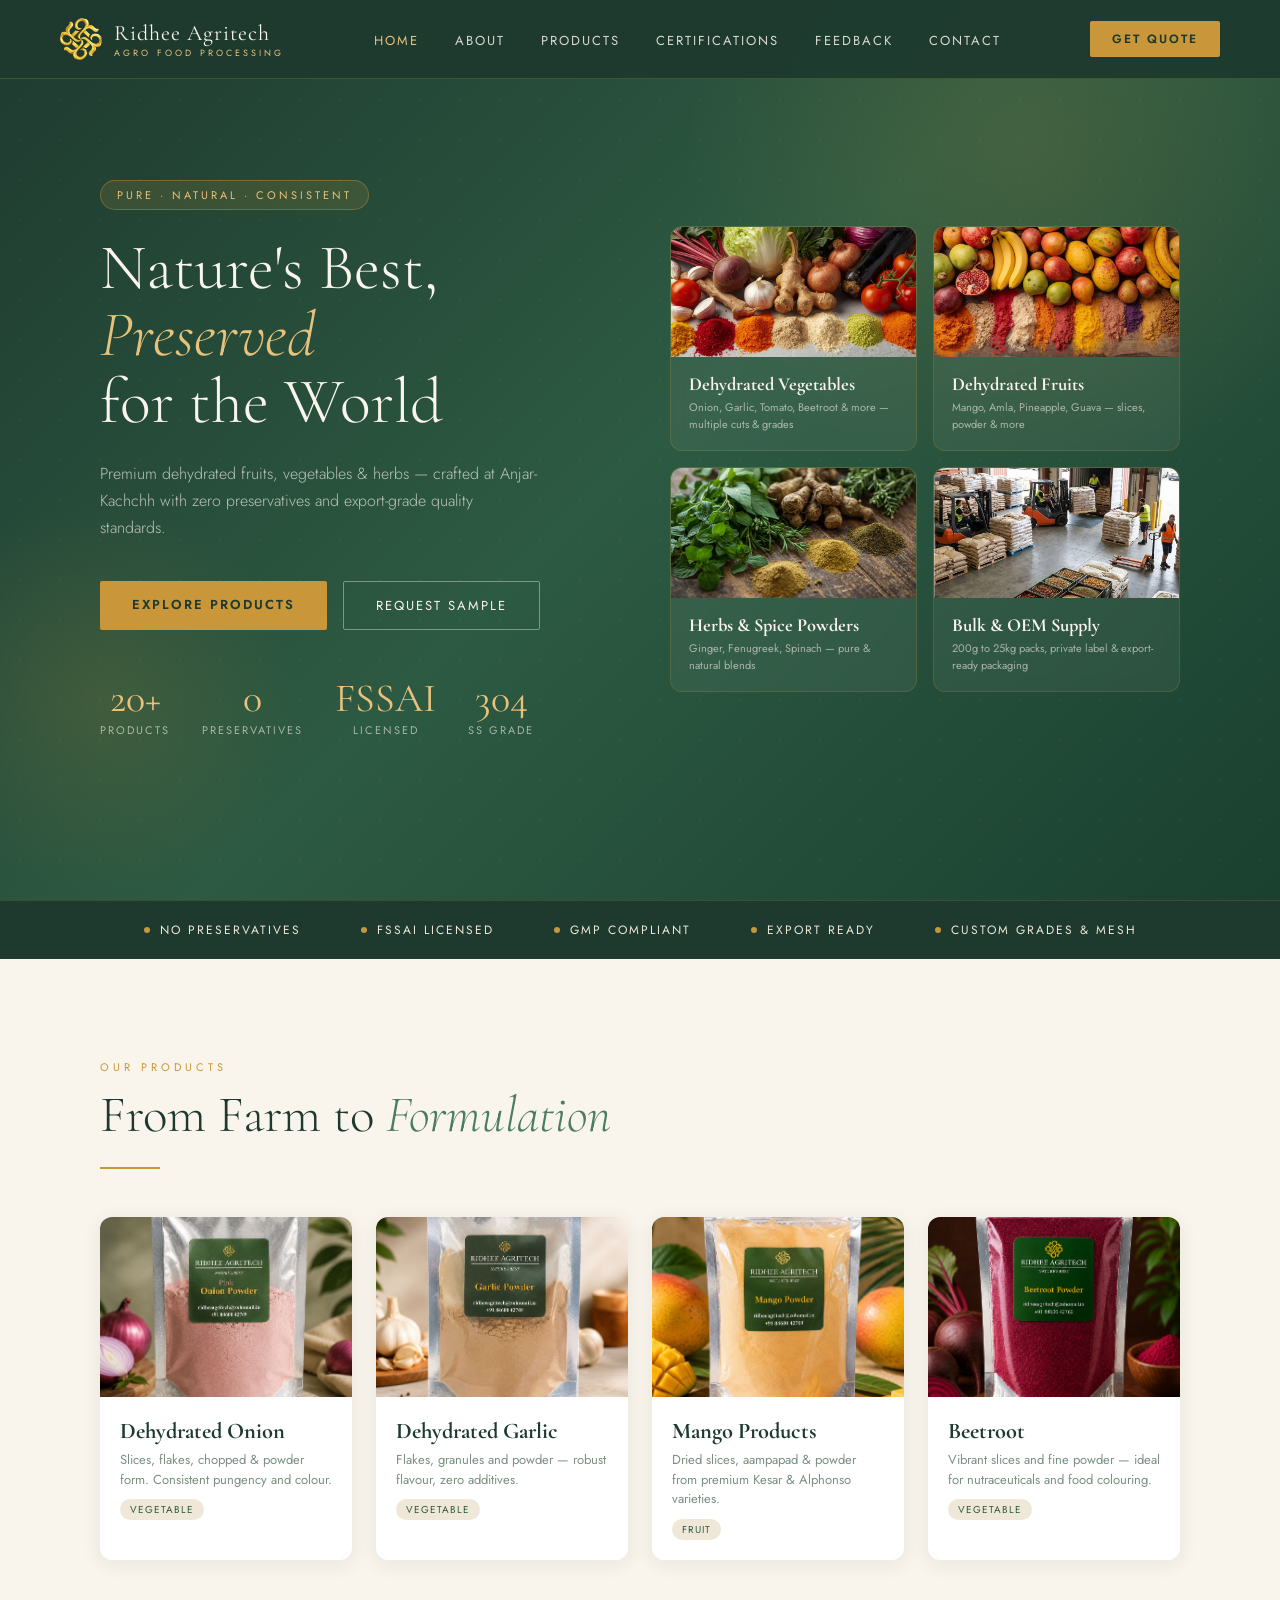
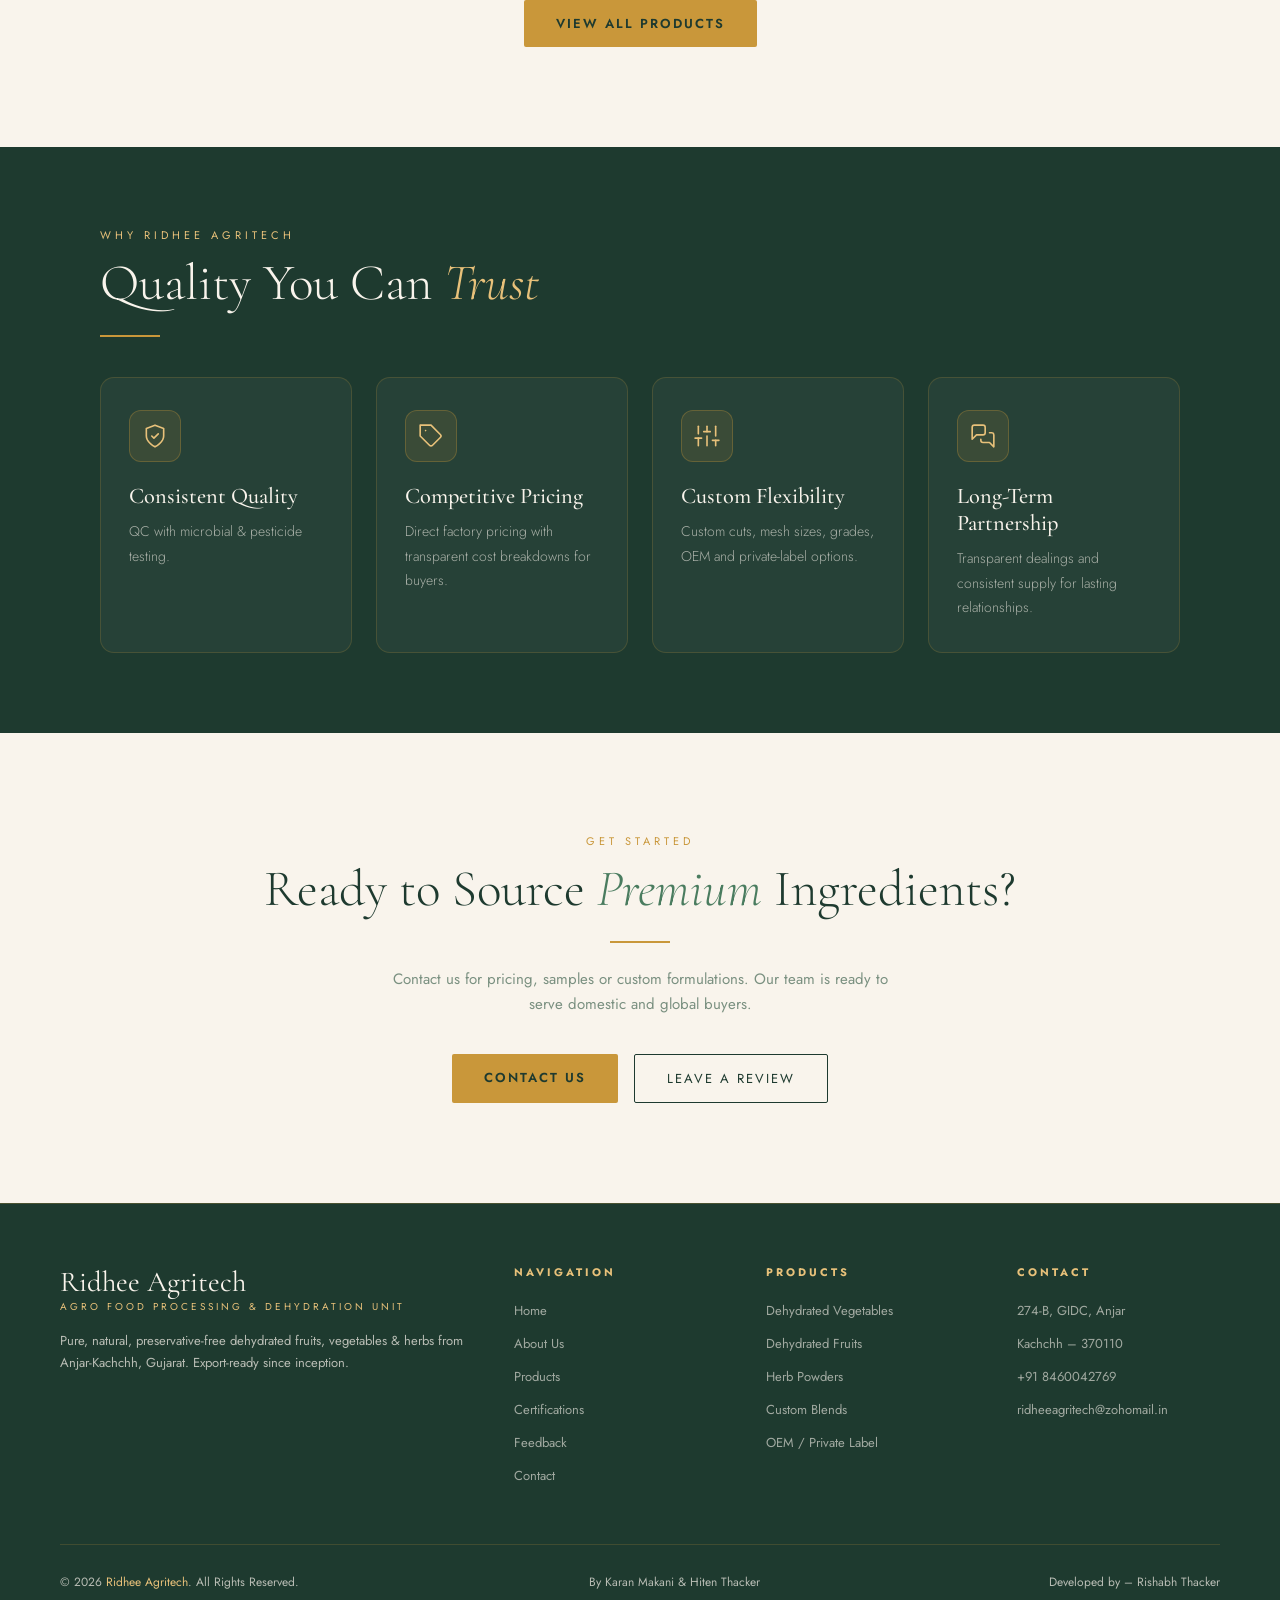
<file: index.html>
<!DOCTYPE html>
<html lang="en">
<head>

<meta charset="UTF-8">
<meta name="viewport" content="width=device-width, initial-scale=1.0">

<title>Ridhee Agritech – Pure. Natural. Consistent.</title>
   <link rel="icon" type="image/png" href="product_images/ridhee_logo.png">
<link rel="preconnect" href="https://fonts.googleapis.com">
<link href="https://fonts.googleapis.com/css2?family=Cormorant+Garamond:ital,wght@0,300;0,400;0,600;1,300;1,400&family=Jost:wght@300;400;500;600&display=swap" rel="stylesheet">
<link rel="stylesheet" href="styles.css">
</head>
<body>

<!-- Mobile Menu -->
<div class="mobile-menu" id="mobileMenu">
  <a href="index.html" onclick="closeMobile()">Home</a>
  <a href="about.html" onclick="closeMobile()">About</a>
  <a href="products.html" onclick="closeMobile()">Products</a>
  <a href="certifications.html" onclick="closeMobile()">Certifications</a>
  <a href="feedback.html" onclick="closeMobile()">Feedback</a>
  <a href="contact.html" onclick="closeMobile()">Contact</a>
</div>

<!-- NAV -->
<nav>
  <a class="nav-logo" href="index.html">
<div class="nav-logo-icon">
<img src="product_images/ridhee_logo2.png" alt="Ridhee Agritech Logo" style="width:100%;height:100%;object-fit:cover;border-radius:50%;">
</div>
    <div>
      <span class="nav-logo-text">Ridhee Agritech</span>
      <span class="nav-logo-sub">Agro Food Processing</span>
    </div>
  </a>
  <ul class="nav-links">
    <li><a href="index.html" data-page="index.html">Home</a></li>
    <li><a href="about.html" data-page="about.html">About</a></li>
    <li><a href="products.html" data-page="products.html">Products</a></li>
    <li><a href="certifications.html" data-page="certifications.html">Certifications</a></li>
    <li><a href="feedback.html" data-page="feedback.html">Feedback</a></li>
    <li><a href="contact.html" data-page="contact.html">Contact</a></li>
  </ul>
  <a class="nav-cta" href="contact.html">Get Quote</a>
  <div class="hamburger" onclick="document.getElementById('mobileMenu').classList.toggle('open')">
    <span></span><span></span><span></span>
  </div>
</nav>

<!-- ══════════════ HERO ══════════════ -->
<div id="home-hero">
  <div class="hero-bg"></div>
  <div class="hero-pattern"></div>
  <div class="hero-orb hero-orb-1"></div>
  <div class="hero-orb hero-orb-2"></div>
  <div class="hero-content">
    <div>
      <div class="hero-badge animate-fadeup"> Pure · Natural · Consistent </div>
      <h1 class="hero-title animate-fadeup delay-1">
        Nature's Best,<br><em>Preserved</em><br>for the World
      </h1>
      <p class="hero-sub animate-fadeup delay-2">Premium dehydrated fruits, vegetables & herbs — crafted at Anjar-Kachchh with zero preservatives and export-grade quality standards.</p>
      <div class="hero-btns animate-fadeup delay-3">
        <a class="btn-primary" href="products.html">Explore Products</a>
        <a class="btn-outline" href="contact.html">Request Sample</a>
      </div>
      <div class="hero-stats animate-fadeup delay-4">
        <div class="stat"><div class="stat-num">20+</div><div class="stat-label">Products</div></div>
        <div class="stat"><div class="stat-num">0</div><div class="stat-label">Preservatives</div></div>
        <div class="stat"><div class="stat-num">FSSAI</div><div class="stat-label">Licensed</div></div>
        <div class="stat"><div class="stat-num">304</div><div class="stat-label">SS Grade</div></div>
      </div>
    </div>
    <div class="hero-visual animate-fadeup delay-2">
      <!--
        IMAGES: Replace the src below with your actual image paths.
        Example: src="images/mixed_veggies.jpeg"
        Recommended size: 500×260px minimum, landscape format.
      -->
      <div class="hero-card">
        <img class="hero-card-img" src="product_images/IMG_1331.JPG" alt="Dehydrated Vegetables">
        <div class="hero-card-body">
          <h4>Dehydrated Vegetables</h4>
          <p>Onion, Garlic, Tomato, Beetroot & more — multiple cuts & grades</p>
        </div>
      </div>
      <div class="hero-card">
        <img class="hero-card-img" src="product_images/IMG_1332.JPG" alt="Dehydrated Fruits">
        <div class="hero-card-body">
          <h4>Dehydrated Fruits</h4>
          <p>Mango, Amla, Pineapple, Guava — slices, powder & more</p>
        </div>
      </div>
      <div class="hero-card">
        <img class="hero-card-img" src="product_images/IMG_1338.JPG" alt="Herbs and Spice Powders">
        <div class="hero-card-body">
          <h4>Herbs & Spice Powders</h4>
          <p>Ginger, Fenugreek, Spinach — pure & natural blends</p>
        </div>
      </div>
      <div class="hero-card">
        <img class="hero-card-img" src="product_images/bulk_oem.png" alt="Bulk OEM Supply">
        <div class="hero-card-body">
          <h4>Bulk & OEM Supply</h4>
          <p>200g to 25kg packs, private label & export-ready packaging</p>
        </div>
      </div>
    </div>
  </div>
 
</div>

<!-- Feature Strip -->
<div class="feature-strip">
  <div class="feature-item"><div class="feature-dot"></div>No Preservatives</div>
  <div class="feature-item"><div class="feature-dot"></div>FSSAI Licensed</div>
  <div class="feature-item"><div class="feature-dot"></div>GMP Compliant</div>
  <div class="feature-item"><div class="feature-dot"></div>Export Ready</div>
  <div class="feature-item"><div class="feature-dot"></div>Custom Grades & Mesh</div>
</div>

<!-- Products Preview -->
<section>
  <div class="section-label">Our Products</div>
  <h2 class="section-title">From Farm to <em>Formulation</em></h2>
  <div class="divider"></div>
  <div class="products-grid">
    <div class="product-card" onclick="location.href='products.html'">
      <div class="product-card-img"><img src="product_images/PINK_ONION_POWDER.jpg" alt="Dehydrated Onion"></div>
      <div class="product-card-body">
        <h3>Dehydrated Onion</h3>
        <p>Slices, flakes, chopped & powder form. Consistent pungency and colour.</p>
        <span class="product-tag">Vegetable</span>
      </div>
    </div>
    <div class="product-card" onclick="location.href='products.html'">
      <div class="product-card-img"><img src="product_images/GARLIC_POWDER_(A).jpg" alt="Dehydrated Garlic"></div>
      <div class="product-card-body">
        <h3>Dehydrated Garlic</h3>
        <p>Flakes, granules and powder — robust flavour, zero additives.</p>
        <span class="product-tag">Vegetable</span>
      </div>
    </div>
    <div class="product-card" onclick="location.href='products.html'">
      <div class="product-card-img"><img src="product_images/MANGO_POWDER.jpg" alt="Mango Products"></div>
      <div class="product-card-body">
        <h3>Mango Products</h3>
        <p>Dried slices, aampapad & powder from premium Kesar & Alphonso varieties.</p>
        <span class="product-tag">Fruit</span>
      </div>
    </div>
    <div class="product-card" onclick="location.href='products.html'">
      <div class="product-card-img"><img src="product_images/beetroot_powder.png" alt="Beetroot"></div>
      <div class="product-card-body">
        <h3>Beetroot</h3>
        <p>Vibrant slices and fine powder — ideal for nutraceuticals and food colouring.</p>
        <span class="product-tag">Vegetable</span>
      </div>
    </div>
  </div>

  <div style="text-align:center;margin-top:40px">
    <a class="btn-primary" href="products.html">View All Products</a>
  </div>
</section>

<!-- Why Us -->
<div class="why-us-section">
  <section class="why-us-inner">
    <div class="section-label">Why Ridhee Agritech</div>
    <h2 class="section-title">Quality You Can <em>Trust</em></h2>
    <div class="divider"></div>
    <div class="why-us-grid">

      <!-- Consistent Quality: shield + check -->
      <div class="why-card">
        <div class="why-card-icon">
          <svg xmlns="http://www.w3.org/2000/svg" width="26" height="26" viewBox="0 0 24 24" fill="none" stroke="currentColor" stroke-width="1.5" stroke-linecap="round" stroke-linejoin="round">
            <path d="M12 22s8-4 8-10V5l-8-3-8 3v7c0 6 8 10 8 10z"/>
            <polyline points="9 12 11 14 15 10"/>
          </svg>
        </div>
        <div class="why-card-body">
          <h3>Consistent Quality</h3>
          <p>QC with microbial &amp; pesticide testing.</p>
        </div>
      </div>

      <!-- Competitive Pricing: tag -->
      <div class="why-card">
        <div class="why-card-icon">
          <svg xmlns="http://www.w3.org/2000/svg" width="26" height="26" viewBox="0 0 24 24" fill="none" stroke="currentColor" stroke-width="1.5" stroke-linecap="round" stroke-linejoin="round">
            <path d="M20.59 13.41l-7.17 7.17a2 2 0 0 1-2.83 0L2 12V2h10l8.59 8.59a2 2 0 0 1 0 2.82z"/>
            <line x1="7" y1="7" x2="7.01" y2="7"/>
          </svg>
        </div>
        <div class="why-card-body">
          <h3>Competitive Pricing</h3>
          <p>Direct factory pricing with transparent cost breakdowns for buyers.</p>
        </div>
      </div>

      <!-- Custom Flexibility: sliders -->
      <div class="why-card">
        <div class="why-card-icon">
          <svg xmlns="http://www.w3.org/2000/svg" width="26" height="26" viewBox="0 0 24 24" fill="none" stroke="currentColor" stroke-width="1.5" stroke-linecap="round" stroke-linejoin="round">
            <line x1="4" y1="21" x2="4" y2="14"/>
            <line x1="4" y1="10" x2="4" y2="3"/>
            <line x1="12" y1="21" x2="12" y2="12"/>
            <line x1="12" y1="8" x2="12" y2="3"/>
            <line x1="20" y1="21" x2="20" y2="16"/>
            <line x1="20" y1="12" x2="20" y2="3"/>
            <line x1="1" y1="14" x2="7" y2="14"/>
            <line x1="9" y1="8" x2="15" y2="8"/>
            <line x1="17" y1="16" x2="23" y2="16"/>
          </svg>
        </div>
        <div class="why-card-body">
          <h3>Custom Flexibility</h3>
          <p>Custom cuts, mesh sizes, grades, OEM and private-label options.</p>
        </div>
      </div>

      <!-- Long-Term Partnership: handshake -->
      <div class="why-card">
        <div class="why-card-icon">
          <svg xmlns="http://www.w3.org/2000/svg" width="26" height="26" viewBox="0 0 24 24" fill="none" stroke="currentColor" stroke-width="1.5" stroke-linecap="round" stroke-linejoin="round">
            <path d="M14 9a2 2 0 0 1-2 2H6l-4 4V4c0-1.1.9-2 2-2h8a2 2 0 0 1 2 2v5z"/>
            <path d="M18 9h2a2 2 0 0 1 2 2v11l-4-4h-6a2 2 0 0 1-2-2v-1"/>
          </svg>
        </div>
        <div class="why-card-body">
          <h3>Long-Term Partnership</h3>
          <p>Transparent dealings and consistent supply for lasting relationships.</p>
        </div>
      </div>

    </div>
  </section>
</div>

<!-- CTA -->
<section style="text-align:center">
  <div class="section-label" style="text-align:center">Get Started</div>
  <h2 class="section-title" style="text-align:center">Ready to Source <em>Premium</em> Ingredients?</h2>
  <div class="divider" style="margin:24px auto"></div>
  <p style="color:var(--text-light);font-size:15px;max-width:500px;margin:0 auto 36px;line-height:1.7">Contact us for pricing, samples or custom formulations. Our team is ready to serve domestic and global buyers.</p>
  <div style="display:flex;gap:16px;justify-content:center;flex-wrap:wrap">
    <a class="btn-primary" href="contact.html">Contact Us</a>
    <a class="btn-outline" style="color:var(--green-deep);border-color:var(--green-deep)" href="feedback.html">Leave A Review</a>
  </div>
</section>

<!-- FOOTER -->
<footer>
  <div class="footer-grid">
    <div class="footer-brand">
      <div class="logo-text">Ridhee Agritech</div>
      <div class="logo-sub">Agro Food Processing & Dehydration Unit</div>
      <p>Pure, natural, preservative-free dehydrated fruits, vegetables & herbs from Anjar-Kachchh, Gujarat. Export-ready since inception.</p>
    </div>
    <div class="footer-col">
      <h4>Navigation</h4>
      <ul>
        <li><a href="index.html">Home</a></li>
        <li><a href="about.html">About Us</a></li>
        <li><a href="products.html">Products</a></li>
        <li><a href="certifications.html">Certifications</a></li>
        <li><a href="feedback.html">Feedback</a></li>
        <li><a href="contact.html">Contact</a></li>
      </ul>
    </div>
    <div class="footer-col">
      <h4>Products</h4>
      <ul>
        <li><a href="products.html">Dehydrated Vegetables</a></li>
        <li><a href="products.html">Dehydrated Fruits</a></li>
        <li><a href="products.html">Herb Powders</a></li>
        <li><a href="products.html">Custom Blends</a></li>
        <li><a href="products.html">OEM / Private Label</a></li>
      </ul>
    </div>
    <div class="footer-col">
      <h4>Contact</h4>
      <ul>
        <li><a>274-B, GIDC, Anjar</a></li>
        <li><a>Kachchh – 370110</a></li>
        <li><a href="tel:+918460042769">+91 8460042769</a></li>
        <li><a href="mailto:ridheeagritech@zohomail.in">ridheeagritech@zohomail.in</a></li>
      </ul>
    </div>
  </div>
<div class="footer-bottom">
    <span>© 2026 <span class="footer-gold">Ridhee Agritech</span>. All Rights Reserved.</span>
    <span>By Karan Makani & Hiten Thacker</span>
    <span>Developed by – Rishabh Thacker</span>
</div>
</footer>

<script src="nav.js"></script>
</body>
</html>
</file>
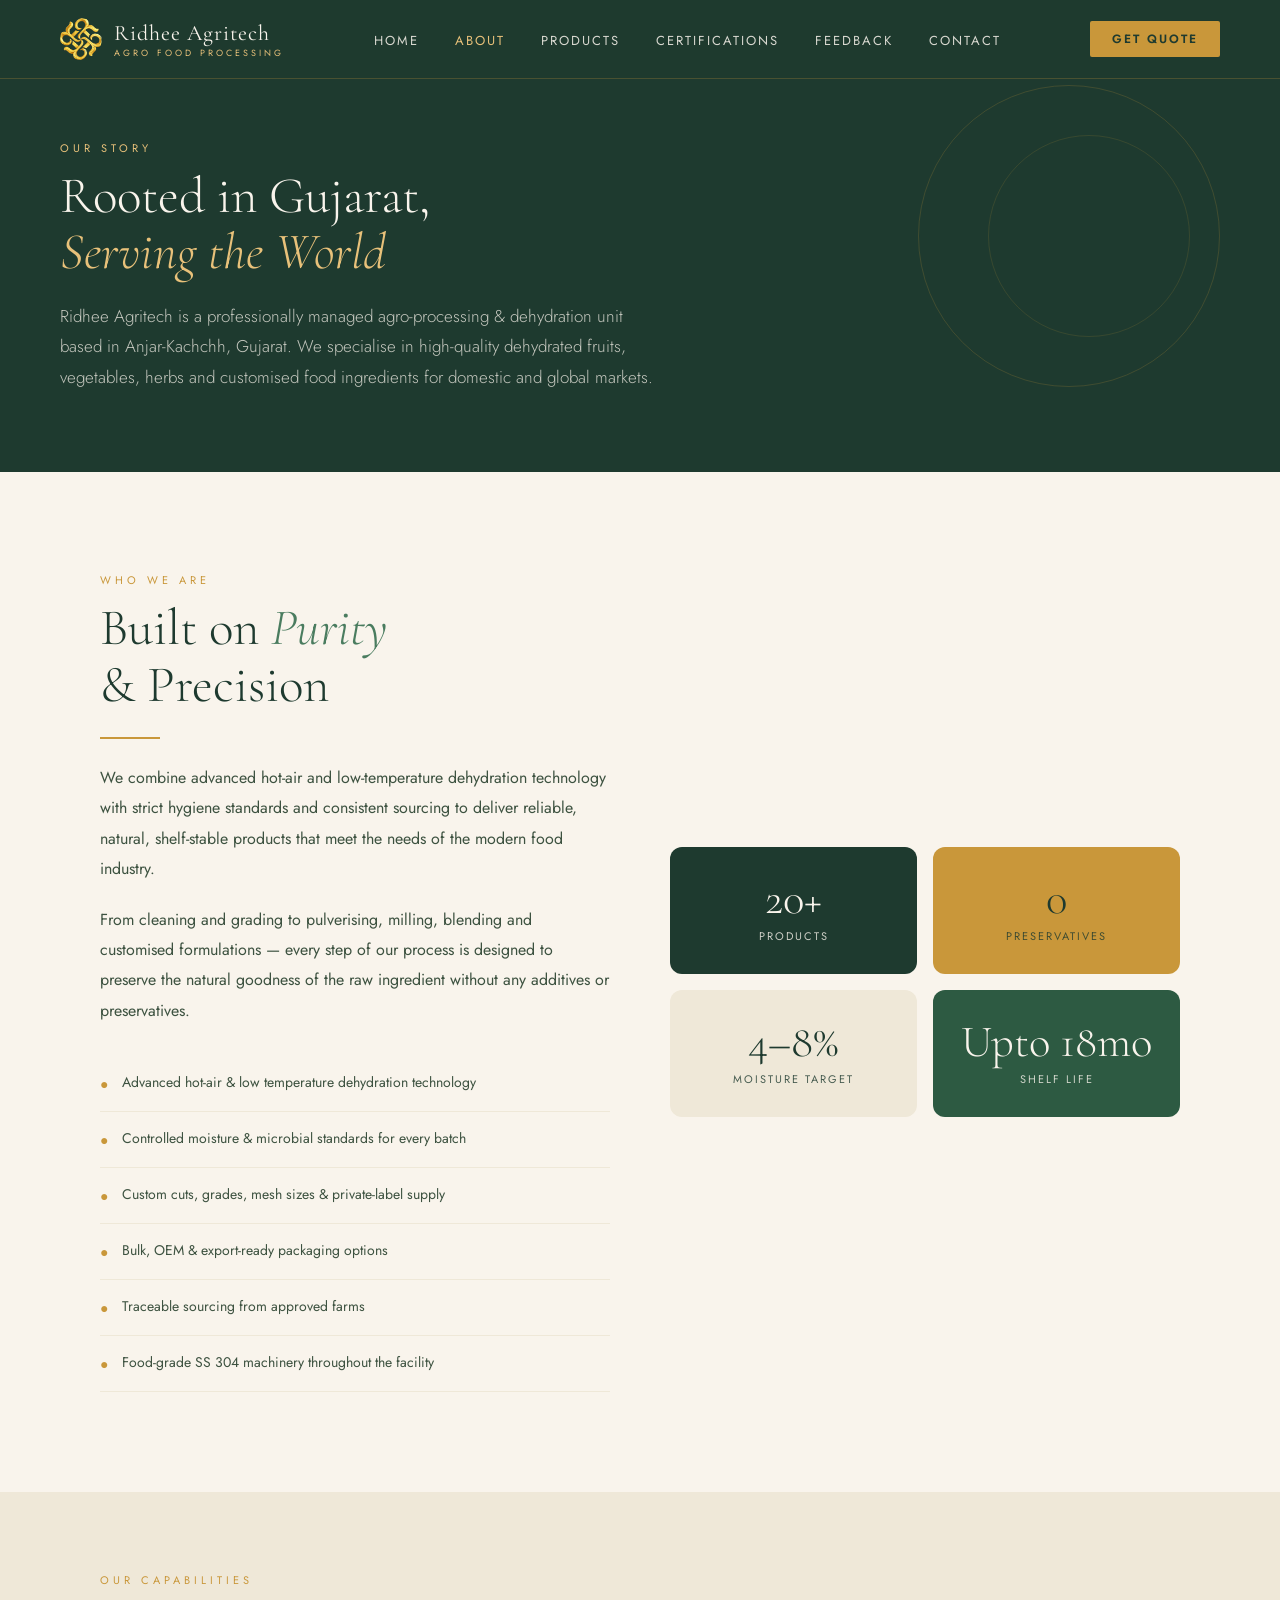
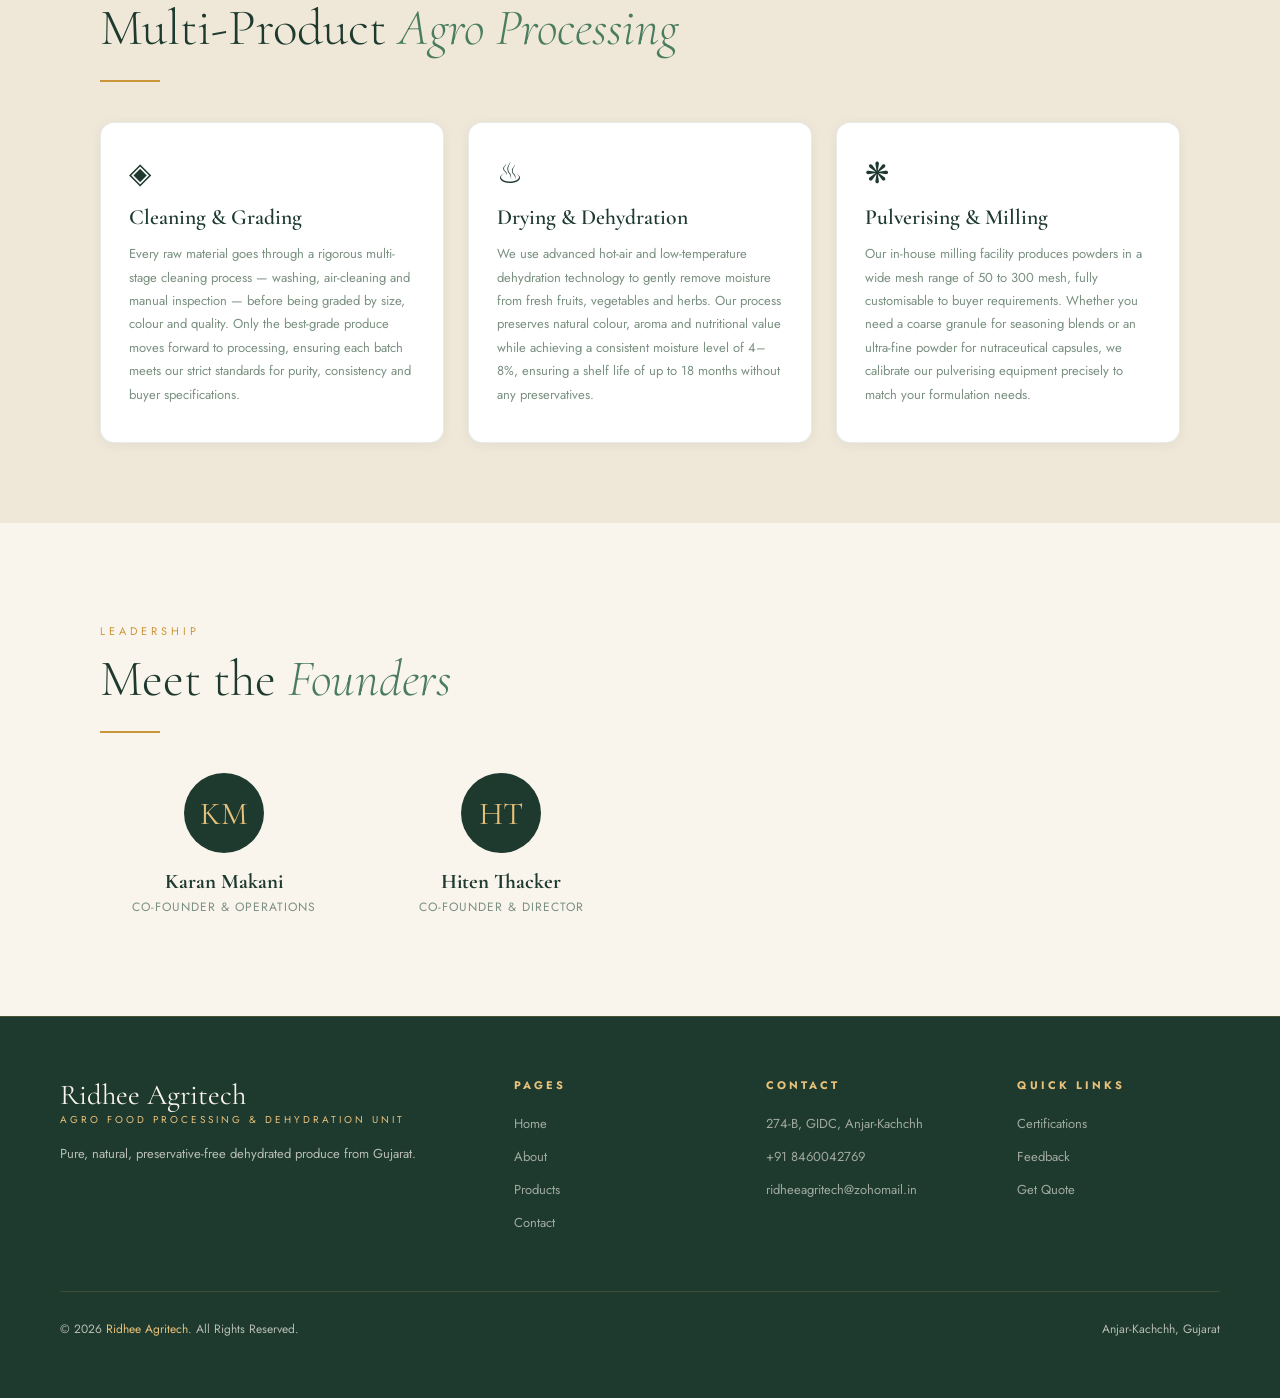
<file: about.html>
<!DOCTYPE html>
<html lang="en">
<head>

<meta charset="UTF-8">
<meta name="viewport" content="width=device-width, initial-scale=1.0">

<title>About Us – Ridhee Agritech</title>
   <link rel="icon" type="image/png" href="product_images/ridhee_logo.png">
<link rel="preconnect" href="https://fonts.googleapis.com">
<link href="https://fonts.googleapis.com/css2?family=Cormorant+Garamond:ital,wght@0,300;0,400;0,600;1,300;1,400&family=Jost:wght@300;400;500;600&display=swap" rel="stylesheet">
<link rel="stylesheet" href="styles.css">
</head>
<body>

<!-- Mobile Menu -->
<div class="mobile-menu" id="mobileMenu">
  <a href="index.html" onclick="closeMobile()">Home</a>
  <a href="about.html" onclick="closeMobile()">About</a>
  <a href="products.html" onclick="closeMobile()">Products</a>
  <a href="certifications.html" onclick="closeMobile()">Certifications</a>
  <a href="feedback.html" onclick="closeMobile()">Feedback</a>
  <a href="contact.html" onclick="closeMobile()">Contact</a>
</div>

<!-- NAV -->
<nav>
  <a class="nav-logo" href="index.html">
<div class="nav-logo-icon">
<img src="product_images/ridhee_logo2.png" alt="Ridhee Agritech Logo" style="width:100%;height:100%;object-fit:cover;border-radius:50%;">
</div>
    <div>
      <span class="nav-logo-text">Ridhee Agritech</span>
      <span class="nav-logo-sub">Agro Food Processing</span>
    </div>
  </a>
  <ul class="nav-links">
    <li><a href="index.html" data-page="index.html">Home</a></li>
    <li><a href="about.html" data-page="about.html">About</a></li>
    <li><a href="products.html" data-page="products.html">Products</a></li>
    <li><a href="certifications.html" data-page="certifications.html">Certifications</a></li>
    <li><a href="feedback.html" data-page="feedback.html">Feedback</a></li>
    <li><a href="contact.html" data-page="contact.html">Contact</a></li>
  </ul>
  <a class="nav-cta" href="contact.html">Get Quote</a>
  <div class="hamburger" onclick="document.getElementById('mobileMenu').classList.toggle('open')">
    <span></span><span></span><span></span>
  </div>
</nav>

<!-- ══════════════ ABOUT HERO ══════════════ -->
<div class="about-hero">
  <div style="max-width:1200px;margin:0 auto">
    <div class="section-label">Our Story</div>
    <h1 class="section-title" style="max-width:600px">Rooted in Gujarat,<br><em style="color:var(--gold-light)">Serving the World</em></h1>
    <p>Ridhee Agritech is a professionally managed agro-processing & dehydration unit based in Anjar-Kachchh, Gujarat. We specialise in high-quality dehydrated fruits, vegetables, herbs and customised food ingredients for domestic and global markets.</p>
  </div>
</div>

<!-- Who We Are -->
<section>
  <div class="about-grid">
    <div class="about-text">
      <div class="section-label">Who We Are</div>
      <h2 class="section-title">Built on <em>Purity</em><br>& Precision</h2>
      <div class="divider"></div>
      <p>We combine advanced hot-air and low-temperature dehydration technology with strict hygiene standards and consistent sourcing to deliver reliable, natural, shelf-stable products that meet the needs of the modern food industry.</p>
      <p>From cleaning and grading to pulverising, milling, blending and customised formulations — every step of our process is designed to preserve the natural goodness of the raw ingredient without any additives or preservatives.</p>
      <ul class="strength-list">
        <li>Advanced hot-air & low temperature dehydration technology</li>
        <li>Controlled moisture & microbial standards for every batch</li>
        <li>Custom cuts, grades, mesh sizes & private-label supply</li>
        <li>Bulk, OEM & export-ready packaging options</li>
        <li>Traceable sourcing from approved farms</li>
        <li>Food-grade SS 304 machinery throughout the facility</li>
      </ul>
    </div>
    <div class="about-visual-grid">
      <div class="about-box"><div class="num">20+</div><div class="label">Products</div></div>
      <div class="about-box"><div class="num">0</div><div class="label">Preservatives</div></div>
      <div class="about-box"><div class="num">4–8%</div><div class="label">Moisture Target</div></div>
      <div class="about-box"><div class="num">Upto 18mo</div><div class="label">Shelf Life</div></div>
    </div>
  </div>
</section>

<!-- Capabilities -->
<div style="background:var(--cream-dark);padding:80px 0">
  <section style="padding:0 60px;max-width:1200px;margin:0 auto">
    <div class="section-label">Our Capabilities</div>
    <h2 class="section-title">Multi-Product <em>Agro Processing</em></h2>
    <div class="divider"></div>
    <div class="cap-grid">

      <div class="cap-card">
        <div class="cap-icon">◈</div>
        <h4 class="cap-title">Cleaning &amp; Grading</h4>
        <p class="cap-desc">Every raw material goes through a rigorous multi-stage cleaning process — washing, air-cleaning and manual inspection — before being graded by size, colour and quality. Only the best-grade produce moves forward to processing, ensuring each batch meets our strict standards for purity, consistency and buyer specifications.</p>
      </div>

      <div class="cap-card">
        <div class="cap-icon">♨</div>
        <h4 class="cap-title">Drying &amp; Dehydration</h4>
        <p class="cap-desc">We use advanced hot-air and low-temperature dehydration technology to gently remove moisture from fresh fruits, vegetables and herbs. Our process preserves natural colour, aroma and nutritional value while achieving a consistent moisture level of 4–8%, ensuring a shelf life of up to 18 months without any preservatives.</p>
      </div>

      <div class="cap-card">
        <div class="cap-icon">❋</div>
        <h4 class="cap-title">Pulverising &amp; Milling</h4>
        <p class="cap-desc">Our in-house milling facility produces powders in a wide mesh range of 50 to 300 mesh, fully customisable to buyer requirements. Whether you need a coarse granule for seasoning blends or an ultra-fine powder for nutraceutical capsules, we calibrate our pulverising equipment precisely to match your formulation needs.</p>
      </div>

    </div>
    </div>
  </section>
</div>

<!-- Team -->
<section>
  <div class="section-label">Leadership</div>
  <h2 class="section-title">Meet the <em>Founders</em></h2>
  <div class="divider"></div>
  <div class="team-grid" style="margin-top:40px">
    <div class="team-card">
      <!--
        PHOTO: To add a founder photo, replace the initials span with:
        <img src="images/karan-makani.jpg" alt="Karan Makani">
      -->
      <div class="team-avatar"><span>KM</span></div>
      <h3>Karan Makani</h3>
      <p>Co-Founder & Operations</p>
    </div>
    <div class="team-card">
      <div class="team-avatar"><span>HT</span></div>
      <h3>Hiten Thacker</h3>
      <p>Co-Founder & Director</p>
    </div>
  </div>
</section>

<!-- FOOTER -->
<footer>
  <div class="footer-grid">
    <div class="footer-brand">
      <div class="logo-text">Ridhee Agritech</div>
      <div class="logo-sub">Agro Food Processing & Dehydration Unit</div>
      <p>Pure, natural, preservative-free dehydrated produce from Gujarat.</p>
    </div>
    <div class="footer-col"><h4>Pages</h4><ul>
      <li><a href="index.html">Home</a></li>
      <li><a href="about.html">About</a></li>
      <li><a href="products.html">Products</a></li>
      <li><a href="contact.html">Contact</a></li>
    </ul></div>
    <div class="footer-col"><h4>Contact</h4><ul>
      <li><a>274-B, GIDC, Anjar-Kachchh</a></li>
      <li><a href="tel:+918460042769">+91 8460042769</a></li>
      <li><a href="mailto:ridheeagritech@zohomail.in">ridheeagritech@zohomail.in</a></li>
    </ul></div>
    <div class="footer-col"><h4>Quick Links</h4><ul>
      <li><a href="certifications.html">Certifications</a></li>
      <li><a href="feedback.html">Feedback</a></li>
      <li><a href="contact.html">Get Quote</a></li>
    </ul></div>
  </div>
  <div class="footer-bottom">
    <span>© 2026 <span class="footer-gold">Ridhee Agritech</span>. All Rights Reserved.</span>
    <span>Anjar-Kachchh, Gujarat</span>
  </div>
</footer>

<script src="nav.js"></script>
</body>
</html>
</file>
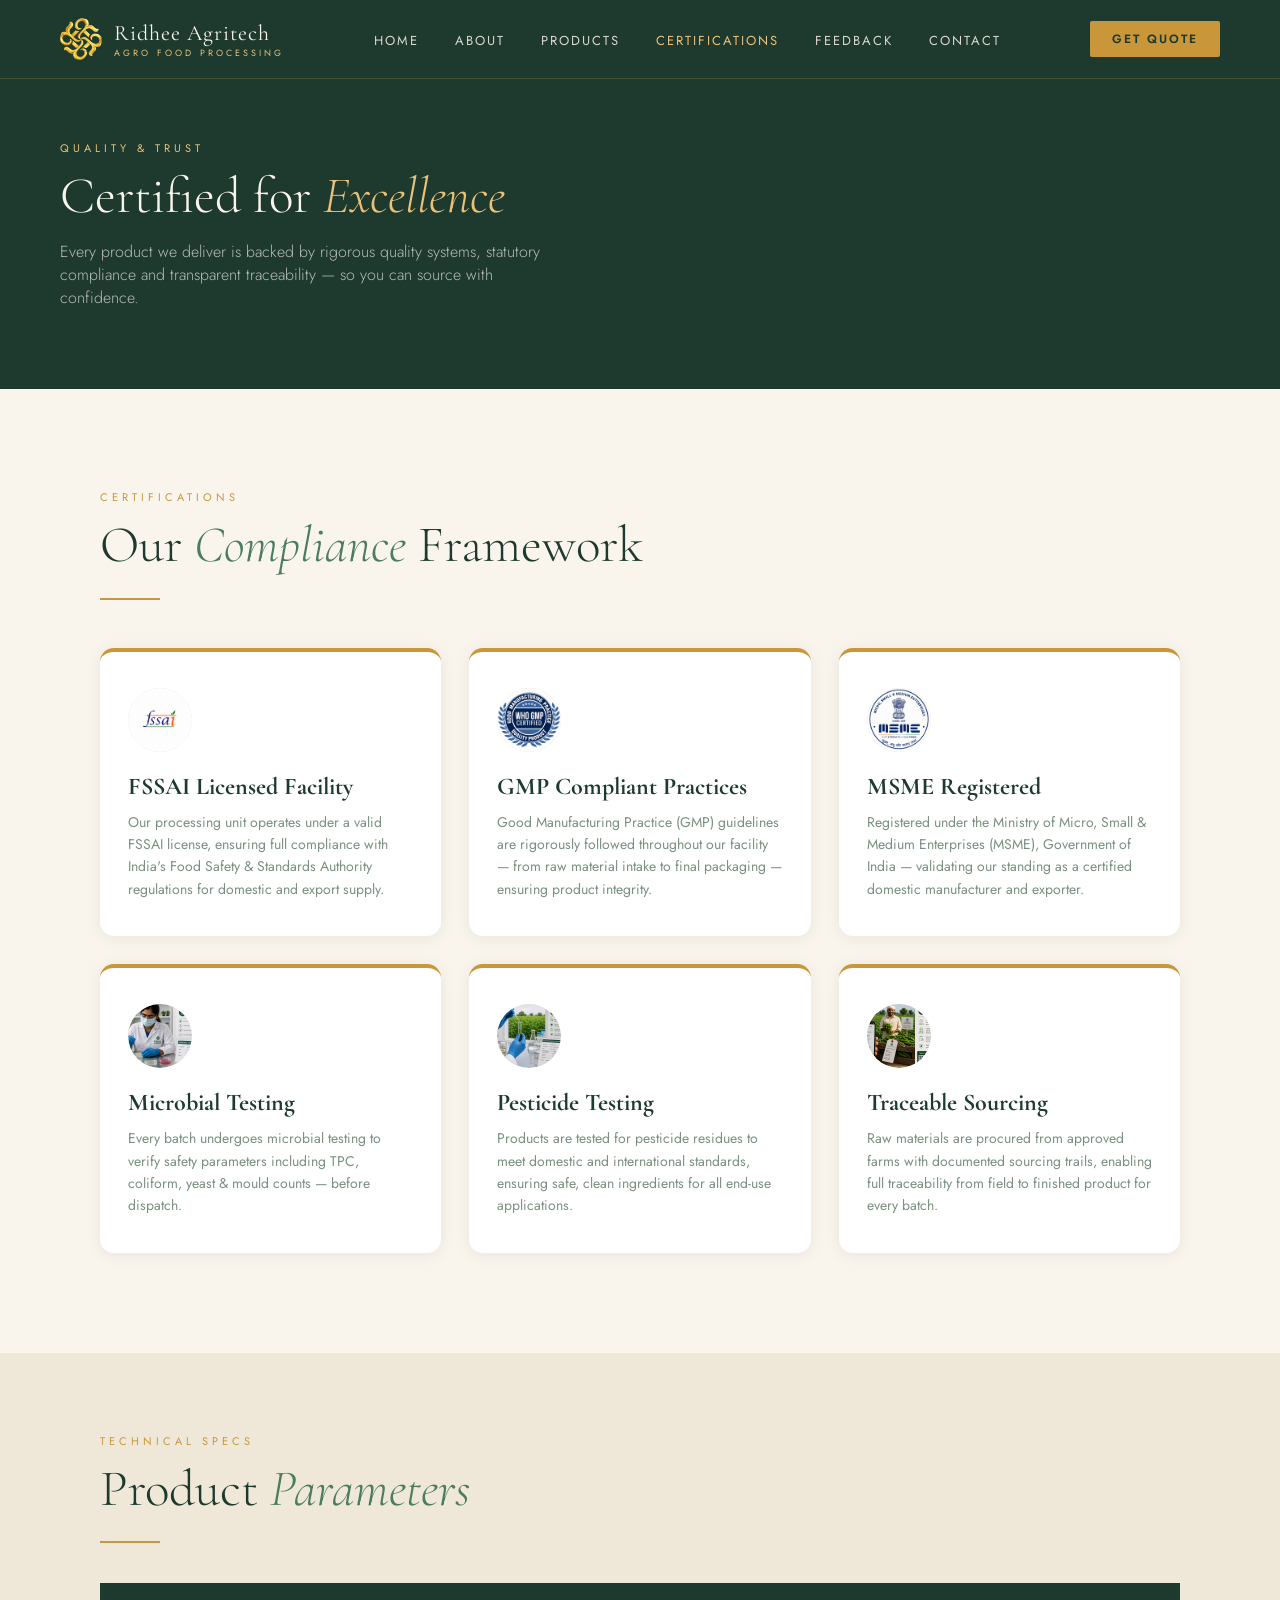
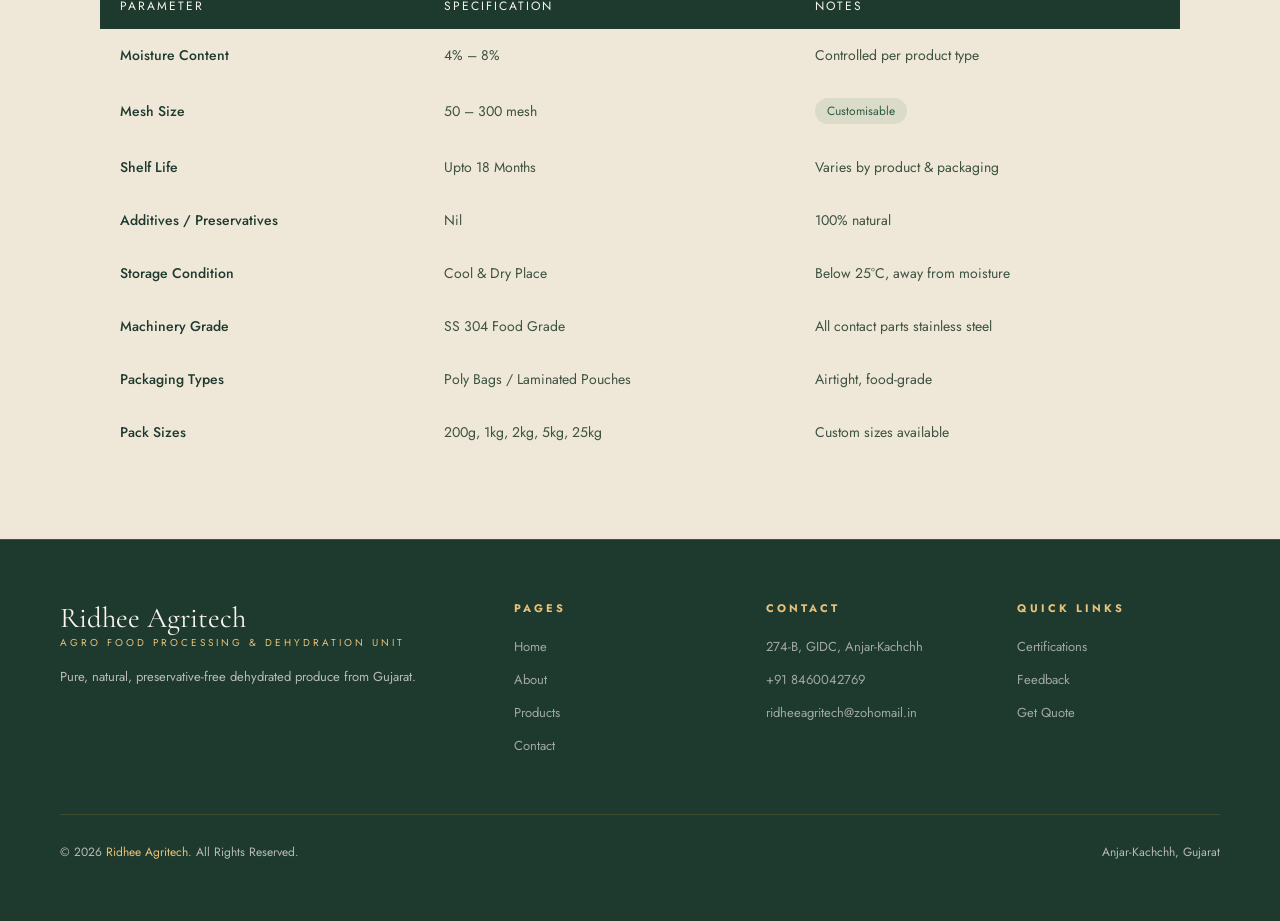
<file: certifications.html>
<!DOCTYPE html>
<html lang="en">
<head>
   <meta charset="UTF-8">
<meta name="viewport" content="width=device-width, initial-scale=1.0">

<title>Certifications – Ridhee Agritech</title>
   <link rel="icon" type="image/png" href="product_images/ridhee_logo.png">
<link rel="preconnect" href="https://fonts.googleapis.com">
<link href="https://fonts.googleapis.com/css2?family=Cormorant+Garamond:ital,wght@0,300;0,400;0,600;1,300;1,400&family=Jost:wght@300;400;500;600&display=swap" rel="stylesheet">
<link rel="stylesheet" href="styles.css">
</head>
<body>

<!-- Mobile Menu -->
<div class="mobile-menu" id="mobileMenu">
  <a href="index.html" onclick="closeMobile()">Home</a>
  <a href="about.html" onclick="closeMobile()">About</a>
  <a href="products.html" onclick="closeMobile()">Products</a>
  <a href="certifications.html" onclick="closeMobile()">Certifications</a>
  <a href="feedback.html" onclick="closeMobile()">Feedback</a>
  <a href="contact.html" onclick="closeMobile()">Contact</a>
</div>

<!-- NAV -->
<nav>
  <a class="nav-logo" href="index.html">
<div class="nav-logo-icon">
  <img src="product_images/ridhee_logo2.png" alt="Ridhee Agritech Logo" style="width:100%;height:100%;object-fit:cover;border-radius:50%;">
</div>
    <div>
      <span class="nav-logo-text">Ridhee Agritech</span>
      <span class="nav-logo-sub">Agro Food Processing</span>
    </div>
  </a>
  <ul class="nav-links">
    <li><a href="index.html" data-page="index.html">Home</a></li>
    <li><a href="about.html" data-page="about.html">About</a></li>
    <li><a href="products.html" data-page="products.html">Products</a></li>
    <li><a href="certifications.html" data-page="certifications.html">Certifications</a></li>
    <li><a href="feedback.html" data-page="feedback.html">Feedback</a></li>
    <li><a href="contact.html" data-page="contact.html">Contact</a></li>
  </ul>
  <a class="nav-cta" href="contact.html">Get Quote</a>
  <div class="hamburger" onclick="document.getElementById('mobileMenu').classList.toggle('open')">
    <span></span><span></span><span></span>
  </div>
</nav>

<!-- ══════════════ CERTIFICATIONS HERO ══════════════ -->
<div class="cert-hero">
  <div style="max-width:1200px;margin:0 auto">
    <div class="section-label">Quality & Trust</div>
    <h1 class="section-title" style="color:var(--cream)">Certified for <em style="color:var(--gold-light)">Excellence</em></h1>
    <p>Every product we deliver is backed by rigorous quality systems, statutory compliance and transparent traceability — so you can source with confidence.</p>
  </div>
</div>

<!-- Certifications Grid -->
<section>
  <div class="section-label">Certifications</div>
  <h2 class="section-title">Our <em>Compliance</em> Framework</h2>
  <div class="divider"></div>
  <div class="cert-grid">
    <div class="cert-card">
      <div class="cert-icon">
        <!--
          CERT LOGO: Replace with your actual FSSAI certificate scan/logo.
          <img src="images/fssai-logo.png" alt="FSSAI">
        -->
        <img src="product_images/fssai_logo_2.png" alt="FSSAI">
      </div>
      <h3>FSSAI Licensed Facility</h3>
      <p>Our processing unit operates under a valid FSSAI license, ensuring full compliance with India's Food Safety & Standards Authority regulations for domestic and export supply.</p>
    </div>
    <div class="cert-card">
      <div class="cert-icon">
        <img src="product_images/gmp_logo.png" alt="GMP">
      </div>
      <h3>GMP Compliant Practices</h3>
      <p>Good Manufacturing Practice (GMP) guidelines are rigorously followed throughout our facility — from raw material intake to final packaging — ensuring product integrity.</p>
    </div>
  <div class="cert-card">
    <div class="cert-icon">
      <img src="product_images/msme_logo.png" alt="MSME">
    </div>
    <h3>MSME Registered</h3>
    <p>Registered under the Ministry of Micro, Small & Medium Enterprises (MSME), Government of India — validating our standing as a certified domestic manufacturer and exporter.</p>
  </div>
    <div class="cert-card">
      <div class="cert-icon">
        <img src="product_images/microbial_testing.png" alt="Microbial Testing">
      </div>
      <h3>Microbial Testing</h3>
      <p>Every batch undergoes microbial testing to verify safety parameters including TPC, coliform, yeast & mould counts — before dispatch.</p>
    </div>
    <div class="cert-card">
      <div class="cert-icon">
        <img src="product_images/pesticide_testing.png" alt="Pesticide Testing">
      </div>
      <h3>Pesticide Testing</h3>
      <p>Products are tested for pesticide residues to meet domestic and international standards, ensuring safe, clean ingredients for all end-use applications.</p>
    </div>
    <div class="cert-card">
      <div class="cert-icon">
        <img src="product_images/traceable_sourcing.png" alt="Traceable Sourcing">
      </div>
      <h3>Traceable Sourcing</h3>
      <p>Raw materials are procured from approved farms with documented sourcing trails, enabling full traceability from field to finished product for every batch.</p>
    </div>
  </div>
</section>

<!-- Technical Specs -->
<div style="background:var(--cream-dark);padding:80px 0">
  <section style="padding:0 60px;max-width:1200px;margin:0 auto">
    <div class="section-label">Technical Specs</div>
    <h2 class="section-title">Product <em>Parameters</em></h2>
    <div class="divider"></div>
    <table class="spec-table">
      <thead>
        <tr>
          <th>Parameter</th>
          <th>Specification</th>
          <th>Notes</th>
        </tr>
      </thead>
      <tbody>
        <tr><td>Moisture Content</td><td>4% – 8%</td><td>Controlled per product type</td></tr>
        <tr><td>Mesh Size</td><td>50 – 300 mesh</td><td><span class="spec-badge">Customisable</span></td></tr>
        <tr><td>Shelf Life</td><td>Upto 18 Months</td><td>Varies by product & packaging</td></tr>
        <tr><td>Additives / Preservatives</td><td>Nil</td><td>100% natural</td></tr>
        <tr><td>Storage Condition</td><td>Cool & Dry Place</td><td>Below 25°C, away from moisture</td></tr>
        <tr><td>Machinery Grade</td><td>SS 304 Food Grade</td><td>All contact parts stainless steel</td></tr>
        <tr><td>Packaging Types</td><td>Poly Bags / Laminated Pouches</td><td>Airtight, food-grade</td></tr>
        <tr><td>Pack Sizes</td><td>200g, 1kg, 2kg, 5kg, 25kg</td><td>Custom sizes available</td></tr>
      </tbody>
    </table>
  </section>
</div>

<!-- FOOTER -->
<footer>
  <div class="footer-grid">
    <div class="footer-brand">
      <div class="logo-text">Ridhee Agritech</div>
      <div class="logo-sub">Agro Food Processing & Dehydration Unit</div>
      <p>Pure, natural, preservative-free dehydrated produce from Gujarat.</p>
    </div>
    <div class="footer-col"><h4>Pages</h4><ul>
      <li><a href="index.html">Home</a></li>
      <li><a href="about.html">About</a></li>
      <li><a href="products.html">Products</a></li>
      <li><a href="contact.html">Contact</a></li>
    </ul></div>
    <div class="footer-col"><h4>Contact</h4><ul>
      <li><a>274-B, GIDC, Anjar-Kachchh</a></li>
      <li><a href="tel:+918460042769">+91 8460042769</a></li>
      <li><a href="mailto:ridheeagritech@zohomail.in">ridheeagritech@zohomail.in</a></li>
    </ul></div>
    <div class="footer-col"><h4>Quick Links</h4><ul>
      <li><a href="certifications.html">Certifications</a></li>
      <li><a href="feedback.html">Feedback</a></li>
      <li><a href="contact.html">Get Quote</a></li>
    </ul></div>
  </div>
  <div class="footer-bottom">
    <span>© 2026 <span class="footer-gold">Ridhee Agritech</span>. All Rights Reserved.</span>
    <span>Anjar-Kachchh, Gujarat</span>
  </div>
</footer>

<script src="nav.js"></script>
</body>
</html>
</file>
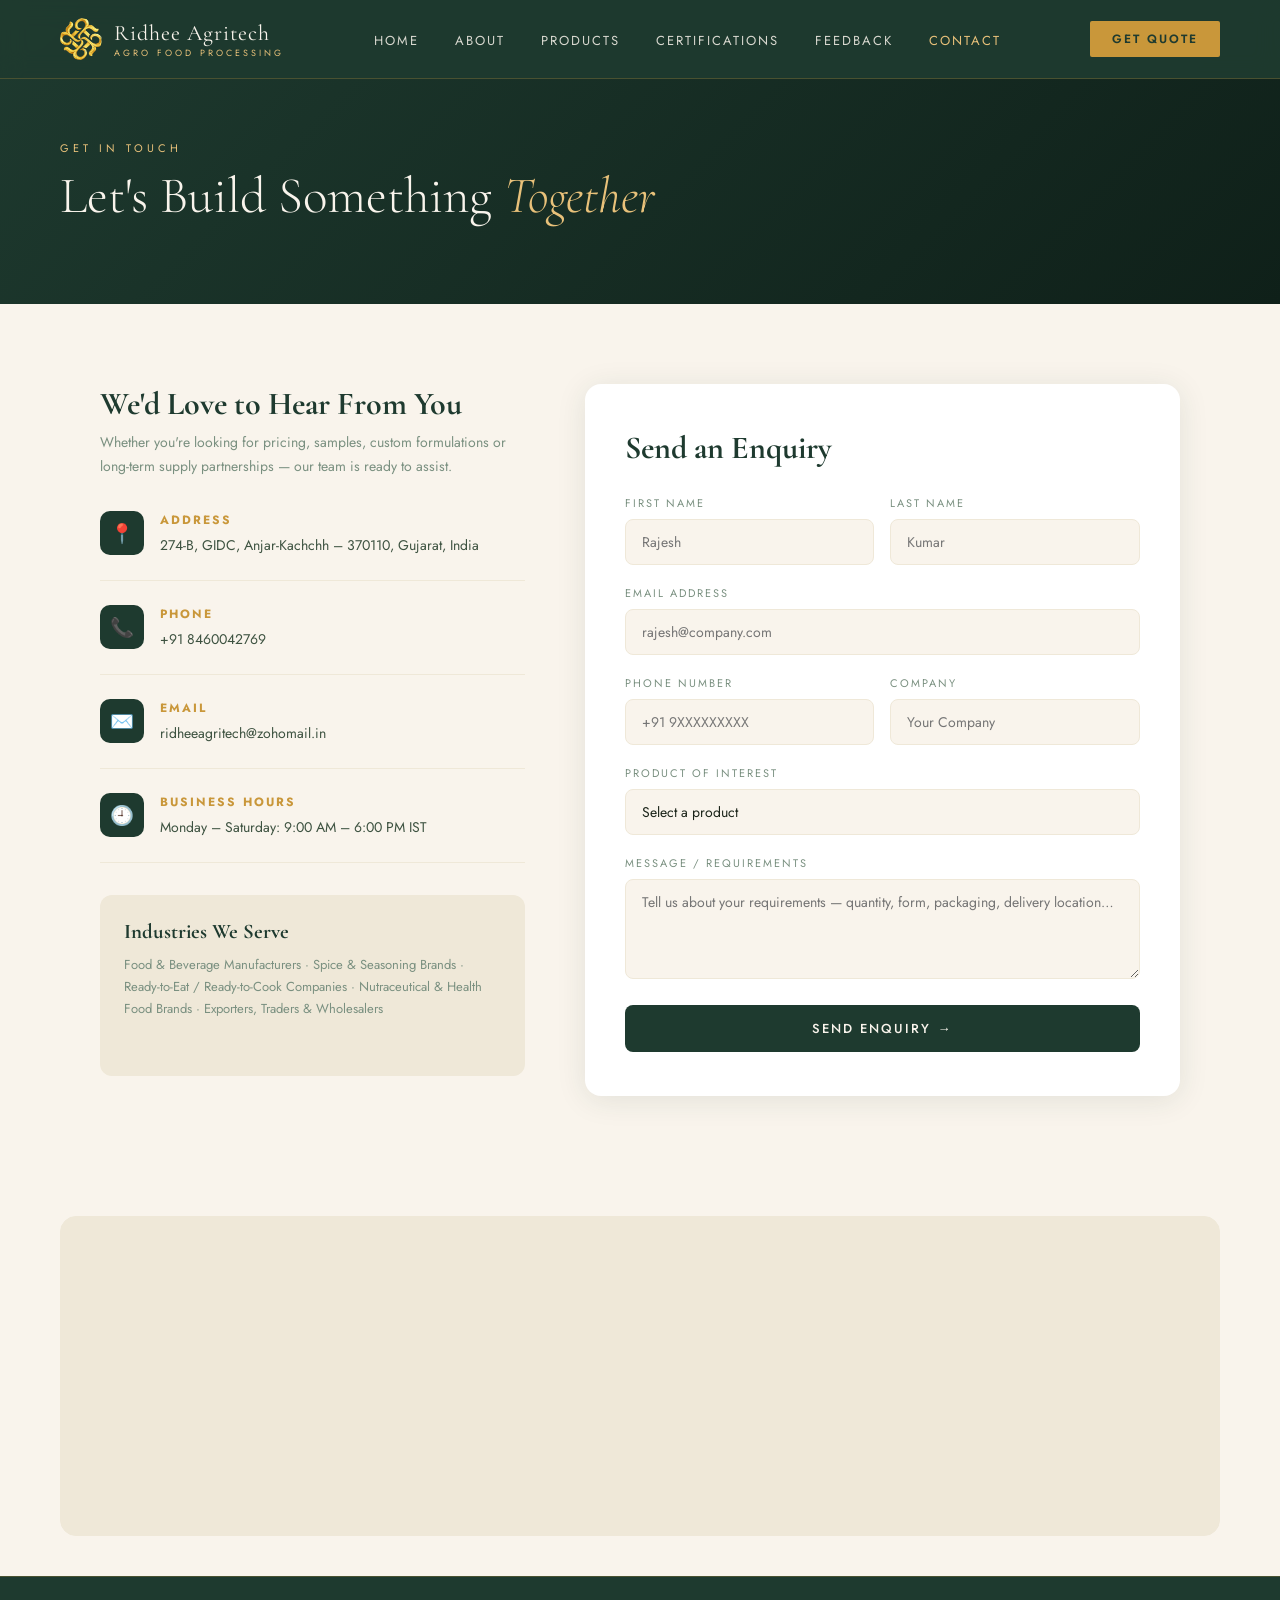
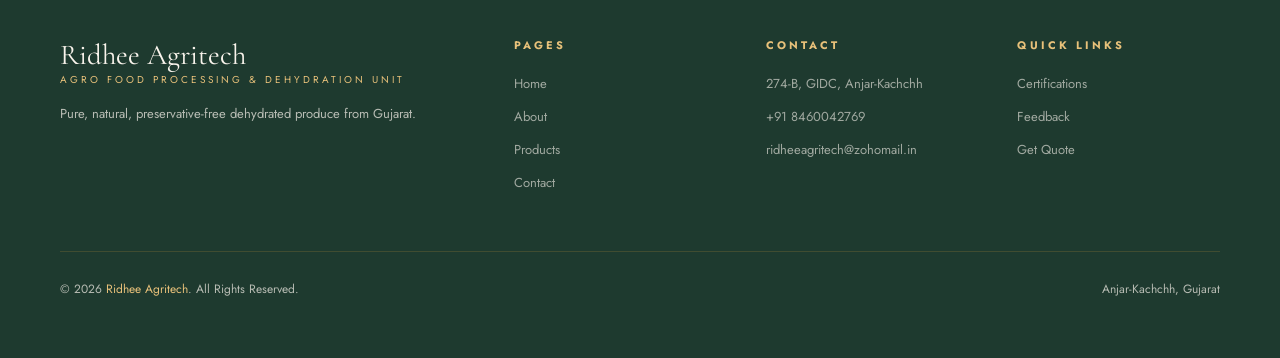
<file: contact.html>
<!DOCTYPE html>
<html lang="en">
<head>
  
   <meta charset="UTF-8">
<meta name="viewport" content="width=device-width, initial-scale=1.0">

<title>Contact Us – Ridhee Agritech</title>
   <link rel="icon" type="image/png" href="product_images/ridhee_logo.png">
<link rel="preconnect" href="https://fonts.googleapis.com">
<link href="https://fonts.googleapis.com/css2?family=Cormorant+Garamond:ital,wght@0,300;0,400;0,600;1,300;1,400&family=Jost:wght@300;400;500;600&display=swap" rel="stylesheet">
<link rel="stylesheet" href="styles.css">
</head>
<body>

<!-- Mobile Menu -->
<div class="mobile-menu" id="mobileMenu">
  <a href="index.html" onclick="closeMobile()">Home</a>
  <a href="about.html" onclick="closeMobile()">About</a>
  <a href="products.html" onclick="closeMobile()">Products</a>
  <a href="certifications.html" onclick="closeMobile()">Certifications</a>
  <a href="feedback.html" onclick="closeMobile()">Feedback</a>
  <a href="contact.html" onclick="closeMobile()">Contact</a>
</div>

<!-- NAV -->
<nav>
  <a class="nav-logo" href="index.html">
<div class="nav-logo-icon">
 <img src="product_images/ridhee_logo2.png" alt="Ridhee Agritech Logo" style="width:100%;height:100%;object-fit:cover;border-radius:50%;">
</div>
    <div>
      <span class="nav-logo-text">Ridhee Agritech</span>
      <span class="nav-logo-sub">Agro Food Processing</span>
    </div>
  </a>
  <ul class="nav-links">
    <li><a href="index.html" data-page="index.html">Home</a></li>
    <li><a href="about.html" data-page="about.html">About</a></li>
    <li><a href="products.html" data-page="products.html">Products</a></li>
    <li><a href="certifications.html" data-page="certifications.html">Certifications</a></li>
    <li><a href="feedback.html" data-page="feedback.html">Feedback</a></li>
    <li><a href="contact.html" data-page="contact.html">Contact</a></li>
  </ul>
  <a class="nav-cta" href="contact.html">Get Quote</a>
  <div class="hamburger" onclick="document.getElementById('mobileMenu').classList.toggle('open')">
    <span></span><span></span><span></span>
  </div>
</nav>

<!-- ══════════════ CONTACT HERO ══════════════ -->
<div class="contact-hero">
  <div style="max-width:1200px;margin:0 auto">
    <div class="section-label">Get In Touch</div>
    <h1 class="section-title" style="color:var(--cream)">Let's Build Something <em style="color:var(--gold-light)">Together</em></h1>
  </div>
</div>

<!-- Contact Layout -->
<div class="contact-layout">
  <div class="contact-info">
    <h2>We'd Love to Hear From You</h2>
    <p>Whether you're looking for pricing, samples, custom formulations or long-term supply partnerships — our team is ready to assist.</p>
    <div class="contact-item">
      <div class="contact-item-icon">📍</div>
      <div class="contact-item-text">
        <strong>Address</strong>
        <span>274-B, GIDC, Anjar-Kachchh – 370110, Gujarat, India</span>
      </div>
    </div>
    <div class="contact-item">
      <div class="contact-item-icon">📞</div>
      <div class="contact-item-text">
        <strong>Phone</strong>
        <span><a href="tel:+918460042769" style="color:inherit;text-decoration:none">+91 8460042769</a></span>
      </div>
    </div>
    <div class="contact-item">
      <div class="contact-item-icon">✉️</div>
      <div class="contact-item-text">
        <strong>Email</strong>
        <span><a href="mailto:ridheeagritech@zohomail.in" style="color:inherit;text-decoration:none">ridheeagritech@zohomail.in</a></span>
      </div>
    </div>
    <div class="contact-item">
      <div class="contact-item-icon">🕘</div>
      <div class="contact-item-text">
        <strong>Business Hours</strong>
        <span>Monday – Saturday: 9:00 AM – 6:00 PM IST</span>
      </div>
    </div>
    <div style="margin-top:32px;padding:24px;background:var(--cream-dark);border-radius:12px">
      <h4 style="font-family:'Cormorant Garamond',serif;font-size:1.3rem;color:var(--green-deep);margin-bottom:10px">Industries We Serve</h4>
      <p style="font-size:13px;color:var(--text-light);line-height:1.7">Food & Beverage Manufacturers · Spice & Seasoning Brands · Ready-to-Eat / Ready-to-Cook Companies · Nutraceutical & Health Food Brands · Exporters, Traders & Wholesalers</p>
    </div>
  </div>

  <!-- Enquiry Form -->
  <div class="contact-form" id="contactFormCard">
    <h3>Send an Enquiry</h3>
    <div id="contactFormContent">
      <div class="form-row">
        <div class="form-group">
          <label>First Name</label>
          <input type="text" id="cf_first" placeholder="Rajesh">
        </div>
        <div class="form-group">
          <label>Last Name</label>
          <input type="text" id="cf_last" placeholder="Kumar">
        </div>
      </div>
      <div class="form-group">
        <label>Email Address</label>
        <input type="email" id="cf_email" placeholder="rajesh@company.com">
      </div>
      <div class="form-row">
        <div class="form-group">
          <label>Phone Number</label>
          <input type="tel" id="cf_phone" placeholder="+91 9XXXXXXXXX">
        </div>
        <div class="form-group">
          <label>Company</label>
          <input type="text" id="cf_company" placeholder="Your Company">
        </div>
      </div>
      <div class="form-group">
        <label>Product of Interest</label>
        <select id="cf_product">
          <option value="">Select a product</option>
          <option>Dehydrated Onion (Slices/Flakes/Powder)</option>
          <option>Dehydrated Garlic (Flakes/Granules/Powder)</option>
          <option>Dehydrated Tomato</option>
          <option>Dehydrated Beetroot</option>
          <option>Dehydrated Carrot</option>
          <option>Dehydrated Ginger</option>
          <option>Mango Products</option>
          <option>Amla Products</option>
          <option>Banana Products</option>
          <option>Other / Custom Formulation</option>
        </select>
      </div>
      <div class="form-group">
        <label>Message / Requirements</label>
        <textarea id="cf_message" placeholder="Tell us about your requirements — quantity, form, packaging, delivery location…"></textarea>
      </div>
      <button class="form-submit" id="contactSubmitBtn" onclick="submitContact()">Send Enquiry →</button>
    </div>
    <div class="form-success" id="contactSuccess">
      <div class="check">✅</div>
      <h4>Enquiry Received!</h4>
      <p>Thank you for reaching out. Our team will get back to you within 24 hours.</p>
    </div>
  </div>
</div>

<script>
async function submitContact() {
  const ACCESS_KEY = '5b328f8c-7610-488b-b23c-9617efb01000'; // ← Paste your key from web3forms.com

  const first   = document.getElementById('cf_first').value.trim();
  const last    = document.getElementById('cf_last').value.trim();
  const email   = document.getElementById('cf_email').value.trim();
  const phone   = document.getElementById('cf_phone').value.trim();
  const company = document.getElementById('cf_company').value.trim();
  const product = document.getElementById('cf_product').value;
  const message = document.getElementById('cf_message').value.trim();

  if (!first || !email || !product) {
    alert('Please fill in First Name, Email and Product of Interest.');
    return;
  }

  const btn = document.getElementById('contactSubmitBtn');
  btn.textContent = 'Sending…';
  btn.disabled = true;

  const body = {
    access_key: ACCESS_KEY,
    subject: `New Enquiry from ${first} ${last} — ${product}`,
    name: `${first} ${last}`,
    email: email,
    phone: phone,
    company: company,
    product: product,
    message: message || '(no message)',
    from_name: 'Ridhee Agritech Website'
  };

  try {
    const res  = await fetch('https://api.web3forms.com/submit', {
      method: 'POST',
      headers: { 'Content-Type': 'application/json', 'Accept': 'application/json' },
      body: JSON.stringify(body)
    });
    const data = await res.json();
    if (data.success) {
      document.getElementById('contactFormContent').style.display = 'none';
      document.getElementById('contactSuccess').style.display    = 'block';
    } else {
      alert('Something went wrong. Please try again or email us directly.');
      btn.textContent = 'Send Enquiry →';
      btn.disabled = false;
    }
  } catch (err) {
    alert('Network error. Please try again.');
    btn.textContent = 'Send Enquiry →';
    btn.disabled = false;
  }
}
</script>

<!-- Map Placeholder -->
<!--
  GOOGLE MAPS: Replace the div below with a real embed.
  Get your embed code from: maps.google.com → Share → Embed a map
  Then replace the entire .map-embed div with the <iframe> tag.
-->
<div class="map-embed">
 <a href="https://maps.google.com/?q=23.130397,70.038310" target="_blank" rel="noopener noreferrer" style="display:block;cursor:pointer">
  <iframe src="https://www.google.com/maps/embed?pb=!1m17!1m12!1m3!1d917.2738205498919!2d70.03777623635752!3d23.130192251570026!2m3!1f0!2f0!3f0!3m2!1i1024!2i768!4f13.1!3m2!1m1!2zMjPCsDA3JzUwLjIiTiA3MMKwMDInMTkuMiJF!5e0!3m2!1sen!2sin!4v1780653178316!5m2!1sen!2sin" 
  width="600" height="450" style="border:0;pointer-events:none;"  allowfullscreen="" loading="lazy" referrerpolicy="no-referrer-when-downgrade"></iframe>

</a>
</div>

<!-- FOOTER -->
<footer>
  <div class="footer-grid">
    <div class="footer-brand">
      <div class="logo-text">Ridhee Agritech</div>
      <div class="logo-sub">Agro Food Processing & Dehydration Unit</div>
      <p>Pure, natural, preservative-free dehydrated produce from Gujarat.</p>
    </div>
    <div class="footer-col"><h4>Pages</h4><ul>
      <li><a href="index.html">Home</a></li>
      <li><a href="about.html">About</a></li>
      <li><a href="products.html">Products</a></li>
      <li><a href="contact.html">Contact</a></li>
    </ul></div>
    <div class="footer-col"><h4>Contact</h4><ul>
      <li><a>274-B, GIDC, Anjar-Kachchh</a></li>
      <li><a href="tel:+918460042769">+91 8460042769</a></li>
      <li><a href="mailto:ridheeagritech@zohomail.in">ridheeagritech@zohomail.in</a></li>
    </ul></div>
    <div class="footer-col"><h4>Quick Links</h4><ul>
      <li><a href="certifications.html">Certifications</a></li>
      <li><a href="feedback.html">Feedback</a></li>
      <li><a href="contact.html">Get Quote</a></li>
    </ul></div>
  </div>
  <div class="footer-bottom">
    <span>© 2026 <span class="footer-gold">Ridhee Agritech</span>. All Rights Reserved.</span>
    <span>Anjar-Kachchh, Gujarat</span>
  </div>
</footer>

<script src="nav.js"></script>
</body>
</html>
</file>
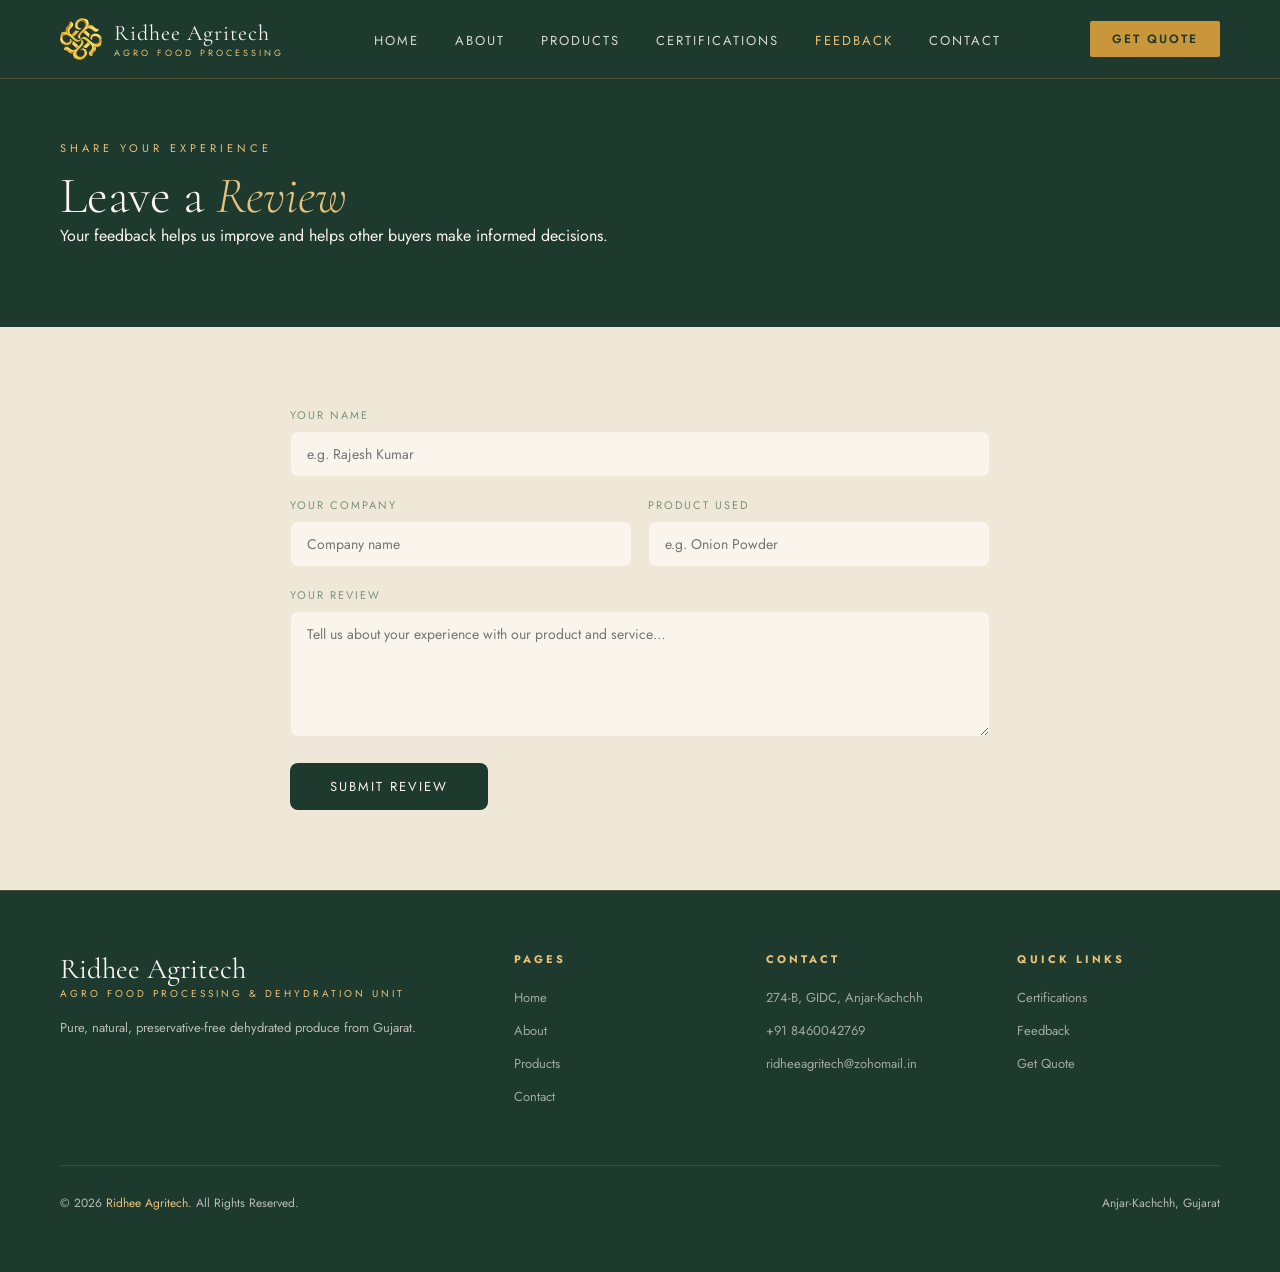
<file: feedback.html>
<!DOCTYPE html>
<html lang="en">
<head>
  
<meta charset="UTF-8">
<meta name="viewport" content="width=device-width, initial-scale=1.0">

<title>Feedback – Ridhee Agritech</title>
<link rel="icon" type="image/png" href="product_images/ridhee_logo.png">
<link rel="preconnect" href="https://fonts.googleapis.com">
<link href="https://fonts.googleapis.com/css2?family=Cormorant+Garamond:ital,wght@0,300;0,400;0,600;1,300;1,400&family=Jost:wght@300;400;500;600&display=swap" rel="stylesheet">
<link rel="stylesheet" href="styles.css?v=2">
</head>
<body>

<!-- Mobile Menu -->
<div class="mobile-menu" id="mobileMenu">
  <a href="index.html" onclick="closeMobile()">Home</a>
  <a href="about.html" onclick="closeMobile()">About</a>
  <a href="products.html" onclick="closeMobile()">Products</a>
  <a href="certifications.html" onclick="closeMobile()">Certifications</a>
  <a href="feedback.html" onclick="closeMobile()">Feedback</a>
  <a href="contact.html" onclick="closeMobile()">Contact</a>
</div>

<!-- NAV -->
<nav>
  <a class="nav-logo" href="index.html">
    <div class="nav-logo-icon">
      <img src="product_images/ridhee_logo2.png" alt="Ridhee Agritech Logo" style="width:100%;height:100%;object-fit:cover;border-radius:50%;">
    </div>
    <div>
      <span class="nav-logo-text">Ridhee Agritech</span>
      <span class="nav-logo-sub">Agro Food Processing</span>
    </div>
  </a>
  <ul class="nav-links">
    <li><a href="index.html" data-page="index.html">Home</a></li>
    <li><a href="about.html" data-page="about.html">About</a></li>
    <li><a href="products.html" data-page="products.html">Products</a></li>
    <li><a href="certifications.html" data-page="certifications.html">Certifications</a></li>
    <li><a href="feedback.html" data-page="feedback.html">Feedback</a></li>
    <li><a href="contact.html" data-page="contact.html">Contact</a></li>
  </ul>
  <a class="nav-cta" href="contact.html">Get Quote</a>
  <div class="hamburger" onclick="document.getElementById('mobileMenu').classList.toggle('open')">
    <span></span><span></span><span></span>
  </div>
</nav>

<!-- ══════════════ FEEDBACK HERO ══════════════ -->
<div class="feedback-hero">
  <div style="max-width:1200px;margin:0 auto">
    <div class="section-label">Share Your Experience</div>
    <h1 class="section-title" style="color:var(--cream)">Leave a <em style="color:var(--gold-light)">Review</em></h1>
    <p class="feedback-hero-sub" style="color:var(--cream)">Your feedback helps us improve and helps other buyers make informed decisions.</p>
  </div>
</div>

<!-- ══════════════ FEEDBACK FORM ══════════════ -->
<div class="feedback-form-section">
  <div class="feedback-form-wrap">
    <div id="feedbackFormWrap">
      <div class="form-group">
        <label>Your Name</label>
        <input type="text" id="fb_name" placeholder="e.g. Rajesh Kumar">
      </div>
      <div class="form-row">
        <div class="form-group">
          <label>Your Company</label>
          <input type="text" id="fb_company" placeholder="Company name">
        </div>
        <div class="form-group">
          <label>Product Used</label>
          <input type="text" id="fb_product" placeholder="e.g. Onion Powder">
        </div>
      </div>

      <div class="form-group">
        <label>Your Review</label>
        <textarea id="fb_review" rows="5" placeholder="Tell us about your experience with our product and service…"></textarea>
      </div>
      <button class="feedback-submit" id="feedbackSubmitBtn" onclick="submitFeedback()">Submit Review</button>
    </div>
    <div id="feedbackSuccess" style="display:none;text-align:center;padding:60px 0">
      <div style="font-size:3rem;margin-bottom:12px">🎉</div>
      <h4 style="font-family:'Cormorant Garamond',serif;font-size:2rem;color:var(--green-deep)">Thank You!</h4>
      <p style="color:var(--text-light);margin-top:8px">Your review has been received. We appreciate your feedback.</p>
    </div>
  </div>
</div>

<script>
async function submitFeedback() {
  const ACCESS_KEY = '5b328f8c-7610-488b-b23c-9617efb01000'; // ← Paste your key from web3forms.com

  const name    = document.getElementById('fb_name').value.trim();
  const company = document.getElementById('fb_company').value.trim();
  const product = document.getElementById('fb_product').value.trim();
  const review  = document.getElementById('fb_review').value.trim();

  if (!name || !review) {
    alert('Please fill in your Name and Review.');
    return;
  }

  const btn = document.getElementById('feedbackSubmitBtn');
  btn.textContent = 'Sending…';
  btn.disabled = true;

  const body = {
    access_key: ACCESS_KEY,
    subject: `New Feedback from ${name}${company ? ' — ' + company : ''}`,
    name: name,
    company: company || '(not provided)',
    product: product || '(not specified)',
    review: review,
    from_name: 'Ridhee Agritech Website'
  };

  try {
    const res  = await fetch('https://api.web3forms.com/submit', {
      method: 'POST',
      headers: { 'Content-Type': 'application/json', 'Accept': 'application/json' },
      body: JSON.stringify(body)
    });
    const data = await res.json();
    if (data.success) {
      document.getElementById('feedbackFormWrap').style.display = 'none';
      document.getElementById('feedbackSuccess').style.display  = 'block';
    } else {
      alert('Something went wrong. Please try again or contact us directly.');
      btn.textContent = 'Submit Review';
      btn.disabled = false;
    }
  } catch (err) {
    alert('Network error. Please try again.');
    btn.textContent = 'Submit Review';
    btn.disabled = false;
  }
}
</script>

<!-- FOOTER -->
<footer>
  <div class="footer-grid">
    <div class="footer-brand">
      <div class="logo-text">Ridhee Agritech</div>
      <div class="logo-sub">Agro Food Processing & Dehydration Unit</div>
      <p>Pure, natural, preservative-free dehydrated produce from Gujarat.</p>
    </div>
    <div class="footer-col"><h4>Pages</h4><ul>
      <li><a href="index.html">Home</a></li>
      <li><a href="about.html">About</a></li>
      <li><a href="products.html">Products</a></li>
      <li><a href="contact.html">Contact</a></li>
    </ul></div>
    <div class="footer-col"><h4>Contact</h4><ul>
      <li><a>274-B, GIDC, Anjar-Kachchh</a></li>
      <li><a href="tel:+918460042769">+91 8460042769</a></li>
      <li><a href="mailto:ridheeagritech@zohomail.in">ridheeagritech@zohomail.in</a></li>
    </ul></div>
    <div class="footer-col"><h4>Quick Links</h4><ul>
      <li><a href="certifications.html">Certifications</a></li>
      <li><a href="feedback.html">Feedback</a></li>
      <li><a href="contact.html">Get Quote</a></li>
    </ul></div>
  </div>
  <div class="footer-bottom">
    <span>© 2026 <span class="footer-gold">Ridhee Agritech</span>. All Rights Reserved.</span>
    <span>Anjar-Kachchh, Gujarat</span>
  </div>
</footer>

<script src="nav.js"></script>
</body>
</html>
</file>
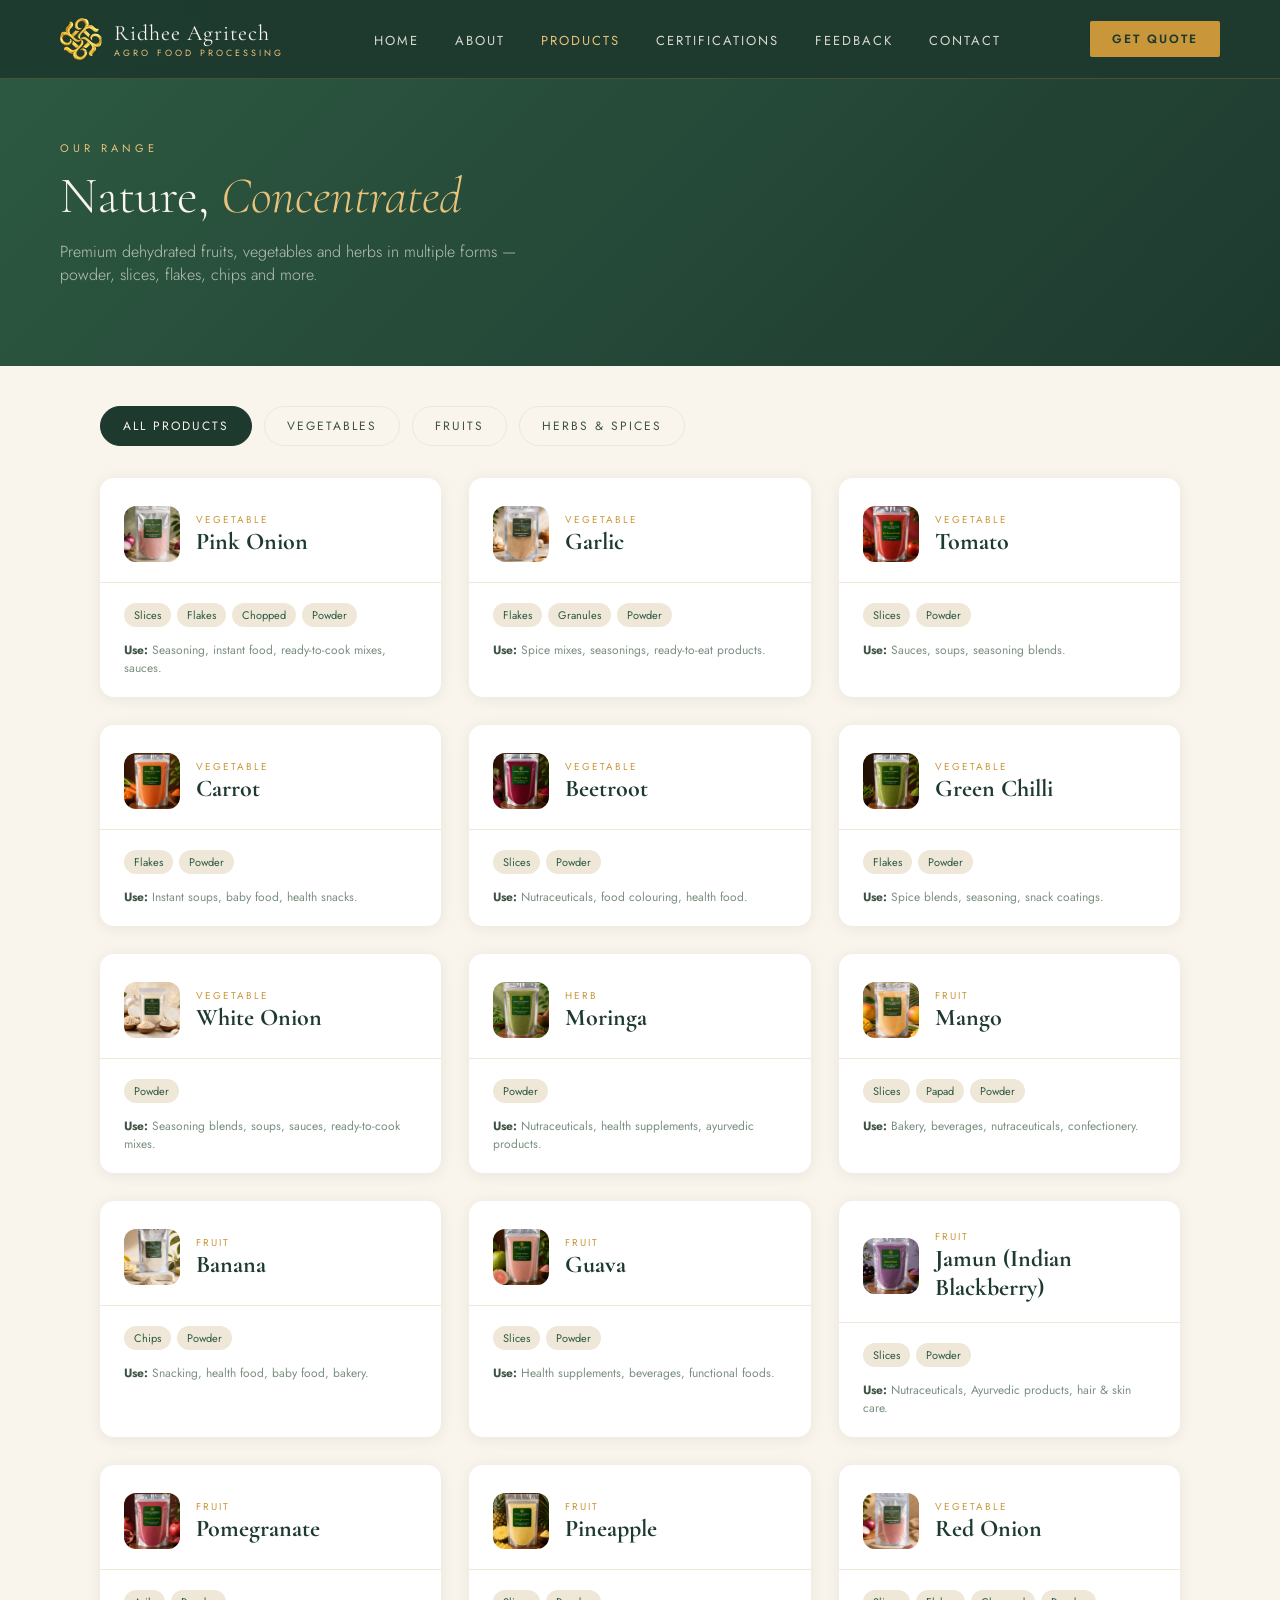
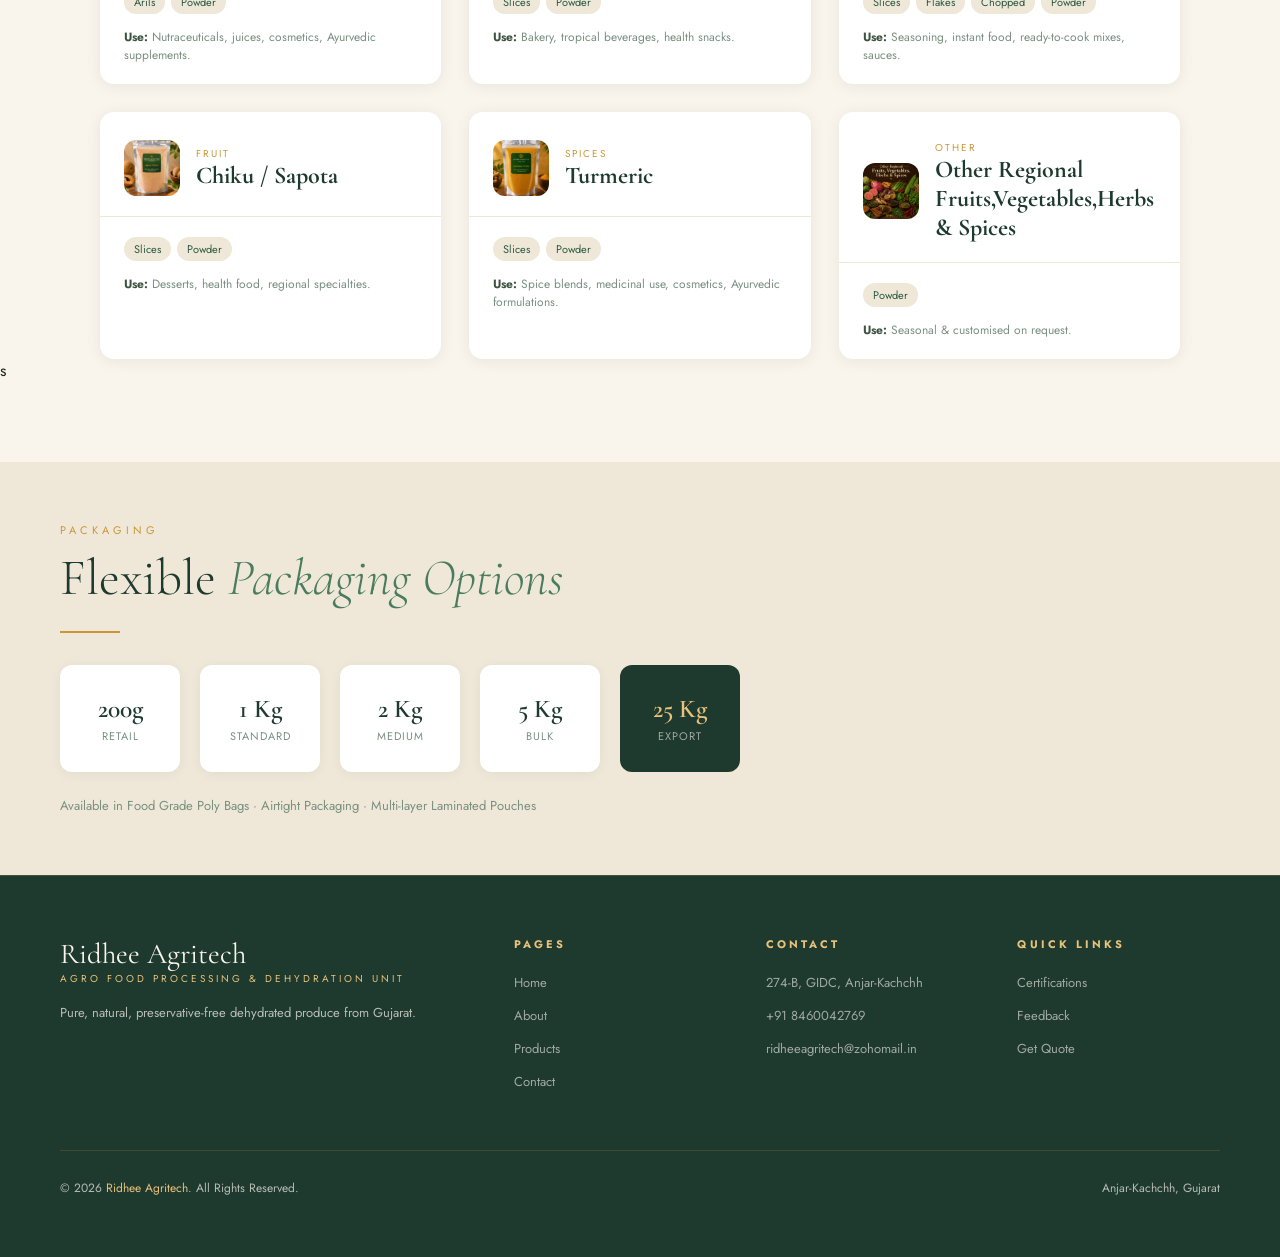
<file: products.html>
<!DOCTYPE html>
<html lang="en">
<head>
  
   <meta charset="UTF-8">
<meta name="viewport" content="width=device-width, initial-scale=1.0">

<title>Products – Ridhee Agritech</title>
   <link rel="icon" type="image/png" href="product_images/ridhee_logo.png">
<link rel="preconnect" href="https://fonts.googleapis.com">
<link href="https://fonts.googleapis.com/css2?family=Cormorant+Garamond:ital,wght@0,300;0,400;0,600;1,300;1,400&family=Jost:wght@300;400;500;600&display=swap" rel="stylesheet">
<link rel="stylesheet" href="styles.css">
</head>
<body>

<!-- Mobile Menu -->
<div class="mobile-menu" id="mobileMenu">
  <a href="index.html" onclick="closeMobile()">Home</a>
  <a href="about.html" onclick="closeMobile()">About</a>
  <a href="products.html" onclick="closeMobile()">Products</a>
  <a href="certifications.html" onclick="closeMobile()">Certifications</a>
  <a href="feedback.html" onclick="closeMobile()">Feedback</a>
  <a href="contact.html" onclick="closeMobile()">Contact</a>
</div>

<!-- NAV -->
<nav>
  <a class="nav-logo" href="index.html">
<div class="nav-logo-icon">
  <img src="product_images/ridhee_logo2.png" alt="Ridhee Agritech Logo" style="width:100%;height:100%;object-fit:cover;border-radius:50%;">
</div>
    <div>
      <span class="nav-logo-text">Ridhee Agritech</span>
      <span class="nav-logo-sub">Agro Food Processing</span>
    </div>
  </a>
  <ul class="nav-links">
    <li><a href="index.html" data-page="index.html">Home</a></li>
    <li><a href="about.html" data-page="about.html">About</a></li>
    <li><a href="products.html" data-page="products.html">Products</a></li>
    <li><a href="certifications.html" data-page="certifications.html">Certifications</a></li>
    <li><a href="feedback.html" data-page="feedback.html">Feedback</a></li>
    <li><a href="contact.html" data-page="contact.html">Contact</a></li>
  </ul>
  <a class="nav-cta" href="contact.html">Get Quote</a>
  <div class="hamburger" onclick="document.getElementById('mobileMenu').classList.toggle('open')">
    <span></span><span></span><span></span>
  </div>
</nav>

<!-- ══════════════ PRODUCTS HERO ══════════════ -->
<div class="products-hero">
  <div style="max-width:1200px;margin:0 auto">
    <div class="section-label">Our Range</div>
    <h1 class="section-title">Nature, <em style="color:var(--gold-light)">Concentrated</em></h1>
    <p style="color:rgba(249,244,236,0.7);font-size:16px;margin-top:16px;max-width:500px;font-weight:300">Premium dehydrated fruits, vegetables and herbs in multiple forms — powder, slices, flakes, chips and more.</p>
  </div>
</div>

<!-- Product Grid with Filters -->
<div style="max-width:1200px;margin:0 auto;padding:0 60px">
  <div class="filter-tabs" id="filterTabs">
    <button class="filter-tab active" onclick="filterProducts('all',this)">All Products</button>
    <button class="filter-tab" onclick="filterProducts('vegetable',this)">Vegetables</button>
    <button class="filter-tab" onclick="filterProducts('fruit',this)">Fruits</button>
    <button class="filter-tab" onclick="filterProducts('herb',this)">Herbs & Spices</button>
  </div>
  <div class="products-full-grid" id="productsGrid"></div>
</div>
s
<!-- Packaging -->
<div style="background:var(--cream-dark);margin-top:80px;padding:60px">
  <div style="max-width:1200px;margin:0 auto">
    <div class="section-label">Packaging</div>
    <h2 class="section-title">Flexible <em>Packaging Options</em></h2>
    <div class="divider"></div>
    <div style="display:flex;gap:20px;flex-wrap:wrap;margin-top:32px">
      <div style="background:var(--white);border-radius:12px;padding:28px 24px;min-width:120px;text-align:center;box-shadow:0 2px 12px rgba(30,58,47,0.06)"><div style="font-size:1.6rem;font-family:'Cormorant Garamond',serif;color:var(--green-deep);font-weight:600">200g</div><div style="font-size:11px;color:var(--text-light);letter-spacing:1px;margin-top:4px">RETAIL</div></div>
      <div style="background:var(--white);border-radius:12px;padding:28px 24px;min-width:120px;text-align:center;box-shadow:0 2px 12px rgba(30,58,47,0.06)"><div style="font-size:1.6rem;font-family:'Cormorant Garamond',serif;color:var(--green-deep);font-weight:600">1 Kg</div><div style="font-size:11px;color:var(--text-light);letter-spacing:1px;margin-top:4px">STANDARD</div></div>
      <div style="background:var(--white);border-radius:12px;padding:28px 24px;min-width:120px;text-align:center;box-shadow:0 2px 12px rgba(30,58,47,0.06)"><div style="font-size:1.6rem;font-family:'Cormorant Garamond',serif;color:var(--green-deep);font-weight:600">2 Kg</div><div style="font-size:11px;color:var(--text-light);letter-spacing:1px;margin-top:4px">MEDIUM</div></div>
      <div style="background:var(--white);border-radius:12px;padding:28px 24px;min-width:120px;text-align:center;box-shadow:0 2px 12px rgba(30,58,47,0.06)"><div style="font-size:1.6rem;font-family:'Cormorant Garamond',serif;color:var(--green-deep);font-weight:600">5 Kg</div><div style="font-size:11px;color:var(--text-light);letter-spacing:1px;margin-top:4px">BULK</div></div>
      <div style="background:var(--green-deep);border-radius:12px;padding:28px 24px;min-width:120px;text-align:center"><div style="font-size:1.6rem;font-family:'Cormorant Garamond',serif;color:var(--gold-light);font-weight:600">25 Kg</div><div style="font-size:11px;color:rgba(249,244,236,0.6);letter-spacing:1px;margin-top:4px">EXPORT</div></div>
    </div>
    <p style="margin-top:24px;font-size:13px;color:var(--text-light)">Available in Food Grade Poly Bags · Airtight Packaging · Multi-layer Laminated Pouches</p>
  </div>
</div>

<!-- FOOTER -->
<footer>
  <div class="footer-grid">
    <div class="footer-brand">
      <div class="logo-text">Ridhee Agritech</div>
      <div class="logo-sub">Agro Food Processing & Dehydration Unit</div>
      <p>Pure, natural, preservative-free dehydrated produce from Gujarat.</p>
    </div>
    <div class="footer-col"><h4>Pages</h4><ul>
      <li><a href="index.html">Home</a></li>
      <li><a href="about.html">About</a></li>
      <li><a href="products.html">Products</a></li>
      <li><a href="contact.html">Contact</a></li>
    </ul></div>
    <div class="footer-col"><h4>Contact</h4><ul>
      <li><a>274-B, GIDC, Anjar-Kachchh</a></li>
      <li><a href="tel:+918460042769">+91 8460042769</a></li>
      <li><a href="mailto:ridheeagritech@zohomail.in">ridheeagritech@zohomail.in</a></li>
    </ul></div>
    <div class="footer-col"><h4>Quick Links</h4><ul>
      <li><a href="certifications.html">Certifications</a></li>
      <li><a href="feedback.html">Feedback</a></li>
      <li><a href="contact.html">Get Quote</a></li>
    </ul></div>
  </div>
  <div class="footer-bottom">
    <span>© 2026 <span class="footer-gold">Ridhee Agritech</span>. All Rights Reserved.</span>
    <span>Anjar-Kachchh, Gujarat</span>
  </div>
</footer>

<script src="nav.js"></script>
</body>
</html>
</file>
<file: styles.css>
/* ═══════════════════════════════════════════════════════
   styles.css — Ridhee Agritech Shared Stylesheet
   ═══════════════════════════════════════════════════════ */

:root {
  --cream: #F9F4EC;
  --cream-dark: #EFE8D8;
  --green-deep: #1E3A2F;
  --green-mid: #2D5A42;
  --green-light: #4A7C5F;
  --gold: #C9973A;
  --gold-light: #E8C17A;
  --text-dark: #1A2318;
  --text-mid: #3D5240;
  --text-light: #7A9080;
  --white: #FFFFFF;
}

* { margin: 0; padding: 0; box-sizing: border-box; }
html { scroll-behavior: smooth; }
body { font-family: 'Jost', sans-serif; background: var(--cream); color: var(--text-dark); overflow-x: hidden; }
h1, h2, h3 { font-family: 'Cormorant Garamond', serif; }

/* ─── NAV ─── */
nav {
  position: fixed; top: 0; left: 0; right: 0; z-index: 999;
  display: flex; align-items: center; justify-content: space-between;
  padding: 18px 60px;
  background: rgba(30,58,47,0.97);
  backdrop-filter: blur(12px);
  border-bottom: 1px solid rgba(201,151,58,0.25);
  transition: padding .3s;
}
.nav-logo { display: flex; align-items: center; gap: 12px; text-decoration: none; cursor: pointer; }
.nav-logo-icon {
  width: 42px; height: 42px;
  background: var(--green-deep);
  border-radius: 50%;
  display: flex; align-items: center; justify-content: center;
  font-family: 'Cormorant Garamond', serif;
  font-size: 20px; color: var(--green-deep); font-weight: 600;
  overflow: hidden;
}
.nav-logo-icon img { width: 100%; height: 100%; object-fit: cover; border-radius: 50%; }
.nav-logo-text { font-family: 'Cormorant Garamond', serif; font-size: 22px; color: var(--cream); letter-spacing: 1px; }
.nav-logo-sub { font-size: 9px; font-family: 'Jost', sans-serif; color: var(--gold-light); letter-spacing: 3px; text-transform: uppercase; display: block; }
.nav-links { display: flex; gap: 36px; list-style: none; }
.nav-links a { color: var(--cream); text-decoration: none; font-size: 13px; letter-spacing: 2px; text-transform: uppercase; font-weight: 400; opacity: .85; transition: opacity .2s, color .2s; cursor: pointer; }
.nav-links a:hover, .nav-links a.active { opacity: 1; color: var(--gold-light); }
.nav-cta {
  background: var(--gold); color: var(--green-deep);
  padding: 9px 22px; border-radius: 2px;
  font-size: 12px; letter-spacing: 2px; text-transform: uppercase; font-weight: 600;
  text-decoration: none; transition: background .2s; cursor: pointer;
}
.nav-cta:hover { background: var(--gold-light); }
.hamburger { display: none; flex-direction: column; gap: 5px; cursor: pointer; }
.hamburger span { width: 24px; height: 2px; background: var(--cream); border-radius: 2px; transition: .3s; }

/* Mobile Menu */
.mobile-menu {
  display: none; position: fixed; inset: 0; background: var(--green-deep); z-index: 998;
  flex-direction: column; align-items: center; justify-content: center; gap: 32px;
}
.mobile-menu.open { display: flex; }
.mobile-menu a { color: var(--cream); text-decoration: none; font-size: 1.5rem; font-family: 'Cormorant Garamond', serif; cursor: pointer; }

/* ─── SHARED SECTIONS ─── */
section { padding: 100px 60px; max-width: 1200px; margin: 0 auto; }
.section-label { font-size: 11px; letter-spacing: 4px; text-transform: uppercase; color: var(--gold); margin-bottom: 12px; }
.section-title { font-size: clamp(2rem, 4vw, 3.5rem); color: var(--green-deep); line-height: 1.1; font-weight: 300; }
.section-title em { font-style: italic; color: var(--green-light); }
.divider { width: 60px; height: 2px; background: var(--gold); margin: 24px 0; }

/* ─── BUTTONS ─── */
.btn-primary {
  background: var(--gold); color: var(--green-deep);
  padding: 14px 32px; border-radius: 2px; font-size: 13px;
  letter-spacing: 2px; text-transform: uppercase; font-weight: 600;
  text-decoration: none; transition: all .25s; cursor: pointer; border: none;
  display: inline-block;
}
.btn-primary:hover { background: var(--gold-light); transform: translateY(-2px); }
.btn-outline {
  border: 1px solid rgba(249,244,236,0.4); color: var(--cream);
  padding: 14px 32px; border-radius: 2px; font-size: 13px;
  letter-spacing: 2px; text-transform: uppercase; font-weight: 400;
  text-decoration: none; transition: all .25s; cursor: pointer; background: transparent;
  display: inline-block;
}
.btn-outline:hover { border-color: var(--gold-light); color: var(--gold-light); }

/* ─── FOOTER ─── */
footer {
  background: var(--green-deep); color: rgba(249,244,236,0.7);
  padding: 60px; margin-top: 0;
  border-top: 1px solid rgba(201,151,58,0.25);
}
.footer-grid { display: grid; grid-template-columns: 2fr 1fr 1fr 1fr; gap: 48px; max-width: 1200px; margin: 0 auto; }
.footer-brand p { font-size: 13px; line-height: 1.7; margin-top: 16px; }
.footer-brand .logo-text { font-family: 'Cormorant Garamond', serif; font-size: 1.8rem; color: var(--cream); }
.footer-brand .logo-sub { font-size: 10px; letter-spacing: 3px; text-transform: uppercase; color: var(--gold-light); }
.footer-col h4 { font-size: 11px; letter-spacing: 3px; text-transform: uppercase; color: var(--gold-light); margin-bottom: 18px; }
.footer-col ul { list-style: none; }
.footer-col ul li { margin-bottom: 10px; }
.footer-col ul li a { color: rgba(249,244,236,0.6); text-decoration: none; font-size: 13px; transition: color .2s; cursor: pointer; }
.footer-col ul li a:hover { color: var(--gold-light); }
.footer-bottom { border-top: 1px solid rgba(201,151,58,0.2); padding-top: 28px; margin-top: 48px; max-width: 1200px; margin-left: auto; margin-right: auto; display: flex; justify-content: space-between; align-items: center; font-size: 12px; }
.footer-gold { color: var(--gold-light); }
.footer-hit-counter {
  display: flex; align-items: center; gap: 6px;
  background: rgba(201,151,58,0.12);
  border: 1px solid rgba(201,151,58,0.25);
  color: var(--gold-light);
  padding: 4px 14px; border-radius: 20px;
  font-size: 12px; letter-spacing: 1px;
}

/* ─── FEATURE STRIP ─── */
.feature-strip {
  background: var(--green-deep);
  padding: 20px 60px;
  display: flex; justify-content: center; gap: 60px; flex-wrap: wrap;
  border-top: 1px solid rgba(201,151,58,0.2);
}
.feature-item { display: flex; align-items: center; gap: 10px; color: var(--cream-dark); font-size: 12px; letter-spacing: 2px; text-transform: uppercase; }
.feature-dot { width: 6px; height: 6px; border-radius: 50%; background: var(--gold); flex-shrink: 0; }

/* ─── HOME: HERO ─── */
#home-hero { min-height: 100vh; position: relative; overflow: hidden; }
.hero-bg {
  position: absolute; inset: 0;
  background: linear-gradient(135deg, var(--green-deep) 0%, var(--green-mid) 50%, #1A4030 100%);
}
.hero-pattern {
  position: absolute; inset: 0; opacity: .06;
  background-image: radial-gradient(circle, var(--gold) 1px, transparent 1px);
  background-size: 40px 40px;
}
.hero-orb {
  position: absolute; border-radius: 50%;
  background: radial-gradient(circle, rgba(201,151,58,0.15) 0%, transparent 70%);
}
.hero-orb-1 { width: 700px; height: 700px; top: -200px; right: -100px; }
.hero-orb-2 { width: 400px; height: 400px; bottom: 0; left: -100px; }
.hero-content {
  position: relative; z-index: 2;
  max-width: 1200px; margin: 0 auto;
  padding: 180px 60px 100px;
  display: grid; grid-template-columns: 1fr 1fr; gap: 60px; align-items: center;
}
.hero-badge {
  display: inline-block;
  background: rgba(201,151,58,0.15);
  border: 1px solid rgba(201,151,58,0.4);
  color: var(--gold-light);
  font-size: 11px; letter-spacing: 3px; text-transform: uppercase;
  padding: 6px 16px; border-radius: 20px; margin-bottom: 24px;
}
.hero-title { font-size: clamp(3rem, 5vw, 5.5rem); color: var(--cream); line-height: 1.05; font-weight: 300; }
.hero-title em { color: var(--gold-light); font-style: italic; }
.hero-sub { color: rgba(249,244,236,0.7); font-size: 16px; line-height: 1.7; margin: 24px 0 40px; font-weight: 300; max-width: 440px; }
.hero-btns { display: flex; gap: 16px; flex-wrap: wrap; }
.hero-stats { display: flex; gap: 32px; margin-top: 48px; flex-wrap: wrap; }
.stat { text-align: center; }
.stat-num { font-family: 'Cormorant Garamond', serif; font-size: 2.5rem; color: var(--gold-light); line-height: 1; }
.stat-label { font-size: 11px; letter-spacing: 2px; text-transform: uppercase; color: rgba(249,244,236,0.6); margin-top: 4px; }
.hero-visual {
  display: grid; grid-template-columns: 1fr 1fr; gap: 16px;
  align-content: start;
}
.hero-card {
  background: rgba(255,255,255,0.06);
  border: 1px solid rgba(201,151,58,0.2);
  border-radius: 12px; padding: 0;
  backdrop-filter: blur(8px);
  transition: transform .3s, background .3s;
  overflow: hidden;
  position: relative;
}
.hero-card::after {
  content: '';
  position: absolute;
  bottom: 0; left: 0;
  width: 0; height: 3px;
  background: linear-gradient(90deg, var(--gold), var(--gold-light));
  transition: width .35s ease;
}
.hero-card:hover::after { width: 100%; }
.hero-card:hover { transform: translateY(-4px); background: rgba(255,255,255,0.1); }
.hero-card-img { width: 100%; height: 130px; object-fit: cover; display: block; }
.hero-card-body { padding: 16px 18px 18px; }
.hero-card h4 { font-family: 'Cormorant Garamond', serif; font-size: 1.15rem; color: var(--cream); margin-bottom: 4px; }
.hero-card p { font-size: 11px; color: rgba(249,244,236,0.6); line-height: 1.5; }
.scroll-ind {
  position: absolute; bottom: 32px; left: 50%; transform: translateX(-50%);
  display: flex; flex-direction: column; align-items: center; gap: 8px;
  color: rgba(249,244,236,0.5); font-size: 11px; letter-spacing: 2px; text-transform: uppercase;
  z-index: 2;
}
.scroll-line { width: 1px; height: 40px; background: rgba(201,151,58,0.5); animation: scrollPulse 2s infinite; }
@keyframes scrollPulse { 0%,100%{opacity:.3;transform:scaleY(.8)} 50%{opacity:1;transform:scaleY(1)} }

/* ─── HOME: PRODUCTS PREVIEW ─── */
.products-grid { display: grid; grid-template-columns: repeat(auto-fill, minmax(240px, 1fr)); gap: 24px; margin-top: 48px; }
.product-card {
  background: var(--white);
  border-radius: 12px;
  overflow: hidden;
  box-shadow: 0 4px 20px rgba(30,58,47,0.08);
  transition: transform .3s, box-shadow .3s;
  cursor: pointer;
}
.product-card:hover { transform: translateY(-6px); box-shadow: 0 12px 40px rgba(30,58,47,0.15); }
.product-card-img { height: 180px; overflow: hidden; }
.product-card-img img { width:100%; height:100%; object-fit:cover; display:block; transition: transform .4s; }
.product-card:hover .product-card-img img { transform: scale(1.06); }
.product-card-body { padding: 20px; }
.product-card-body h3 { font-family: 'Cormorant Garamond', serif; font-size: 1.4rem; color: var(--green-deep); margin-bottom: 6px; }
.product-card-body p { font-size: 13px; color: var(--text-light); line-height: 1.5; }
.product-tag { display: inline-block; background: var(--cream-dark); color: var(--green-mid); font-size: 10px; letter-spacing: 1px; text-transform: uppercase; padding: 3px 10px; border-radius: 20px; margin-top: 10px; }

/* ─── ABOUT PAGE ─── */
.about-hero {
  background: var(--green-deep);
  padding: 140px 60px 80px;
  position: relative; overflow: hidden;
}
.about-hero::after {
  content: '';
  position: absolute; right: 60px; top: 50%; transform: translateY(-50%);
  width: 300px; height: 300px;
  border-radius: 50%;
  border: 1px solid rgba(201,151,58,0.2);
}
.about-hero::before {
  content: '';
  position: absolute; right: 90px; top: 50%; transform: translateY(-50%);
  width: 200px; height: 200px;
  border-radius: 50%;
  border: 1px solid rgba(201,151,58,0.15);
}
.about-hero .section-title { color: var(--cream); }
.about-hero .section-label { color: var(--gold-light); }
.about-hero p { color: rgba(249,244,236,0.75); font-size: 17px; line-height: 1.8; max-width: 600px; margin-top: 20px; font-weight: 300; }
.about-grid { display: grid; grid-template-columns: 1fr 1fr; gap: 60px; align-items: center; }
.about-text p { font-size: 16px; line-height: 1.9; color: var(--text-mid); margin-bottom: 20px; }
.strength-list { list-style: none; margin-top: 30px; }
.strength-list li { display: flex; align-items: flex-start; gap: 14px; padding: 16px 0; border-bottom: 1px solid var(--cream-dark); font-size: 14px; color: var(--text-mid); line-height: 1.5; }
.strength-list li::before { content: '●'; color: var(--gold); flex-shrink: 0; margin-top: 2px; }
.about-visual-grid { display: grid; grid-template-columns: 1fr 1fr; gap: 16px; }
.about-box { padding: 30px 24px; border-radius: 12px; text-align: center; }
.about-box:nth-child(1) { background: var(--green-deep); color: var(--cream); }
.about-box:nth-child(2) { background: var(--gold); color: var(--green-deep); }
.about-box:nth-child(3) { background: var(--cream-dark); color: var(--green-deep); }
.about-box:nth-child(4) { background: var(--green-mid); color: var(--cream); }
.about-box .num { font-family: 'Cormorant Garamond', serif; font-size: 2.8rem; line-height: 1; font-weight: 300; }
.about-box .label { font-size: 11px; letter-spacing: 2px; text-transform: uppercase; margin-top: 6px; opacity: .8; }
.team-grid { display: grid; grid-template-columns: repeat(auto-fill, minmax(200px, 1fr)); gap: 30px; margin-top: 40px; }
.team-card { text-align: center; }
.team-avatar { width: 80px; height: 80px; border-radius: 50%; background: var(--green-deep); display: flex; align-items: center; justify-content: center; margin: 0 auto 16px; font-family: 'Cormorant Garamond', serif; font-size: 2rem; color: var(--gold-light); overflow: hidden; }
.team-avatar img { width: 100%; height: 100%; object-fit: cover; border-radius: 50%; }
.team-card h3 { font-family: 'Cormorant Garamond', serif; font-size: 1.3rem; color: var(--green-deep); }
.team-card p { font-size: 12px; color: var(--text-light); letter-spacing: 1px; text-transform: uppercase; margin-top: 4px; }

/* ─── PRODUCTS PAGE ─── */
.products-hero {
  background: linear-gradient(135deg, var(--green-mid), var(--green-deep));
  padding: 140px 60px 80px;
  color: var(--cream);
}
.products-hero .section-title { color: var(--cream); }
.products-hero .section-label { color: var(--gold-light); }
.filter-tabs { display: flex; gap: 12px; flex-wrap: wrap; margin: 40px 0 32px; }
.filter-tab {
  padding: 10px 22px; border-radius: 30px;
  border: 1px solid var(--cream-dark);
  background: transparent; cursor: pointer;
  font-size: 12px; letter-spacing: 2px; text-transform: uppercase;
  color: var(--text-mid); font-family: 'Jost', sans-serif;
  transition: all .2s;
}
.filter-tab:hover { background: var(--gold); color: var(--green-deep); border-color: var(--gold); }
.filter-tab.active { background: var(--green-deep); color: var(--cream); border-color: var(--green-deep); }
.products-full-grid { display: grid; grid-template-columns: repeat(auto-fill, minmax(280px, 1fr)); gap: 28px; }
.prod-card {
  background: var(--white); border-radius: 14px;
  overflow: hidden; box-shadow: 0 2px 16px rgba(30,58,47,0.07);
  transition: all .3s;
}
.prod-card:hover { transform: translateY(-5px); box-shadow: 0 10px 36px rgba(30,58,47,0.13); }
.prod-card-header {
  padding: 28px 24px 20px;
  display: flex; align-items: center; gap: 16px;
  border-bottom: 1px solid var(--cream-dark);
}
.prod-emoji { width: 56px; height: 56px; border-radius: 12px; flex-shrink: 0; overflow: hidden; }
.prod-emoji img { width:100%; height:100%; object-fit:cover; display:block; }
.prod-card-header h3 { font-family: 'Cormorant Garamond', serif; font-size: 1.5rem; color: var(--green-deep); }
.prod-card-header .cat { font-size: 10px; letter-spacing: 2px; text-transform: uppercase; color: var(--gold); }
.prod-card-body { padding: 20px 24px; }
.forms-list { display: flex; flex-wrap: wrap; gap: 6px; margin-bottom: 14px; }
.form-chip { background: var(--cream-dark); color: var(--green-mid); font-size: 11px; padding: 4px 10px; border-radius: 20px; }
.prod-app { font-size: 12px; color: var(--text-light); line-height: 1.5; }
.prod-app strong { color: var(--text-mid); }

/* ─── CERTIFICATIONS PAGE ─── */
.cert-hero { background: var(--green-deep); padding: 140px 60px 80px; }
.cert-hero .section-title { color: var(--cream); }
.cert-hero .section-label { color: var(--gold-light); }
.cert-hero p { color: rgba(249,244,236,0.7); font-size: 16px; margin-top: 16px; max-width: 500px; font-weight: 300; }
.cert-grid { display: grid; grid-template-columns: repeat(auto-fill, minmax(300px, 1fr)); gap: 28px; margin-top: 48px; }
.cert-card {
  background: var(--white); border-radius: 14px; padding: 36px 28px;
  box-shadow: 0 2px 16px rgba(30,58,47,0.07);
  border-top: 4px solid var(--gold);
  transition: transform .3s;
}
.cert-card:hover { transform: translateY(-4px); }
.cert-icon { width: 64px; height: 64px; background: var(--cream-dark); border-radius: 50%; display: flex; align-items: center; justify-content: center; font-size: 1.8rem; margin-bottom: 20px; overflow: hidden; }
.cert-icon img { width:100%; height:100%; object-fit:cover; border-radius:50%; }
.cert-card h3 { font-family: 'Cormorant Garamond', serif; font-size: 1.5rem; color: var(--green-deep); margin-bottom: 10px; }
.cert-card p { font-size: 14px; color: var(--text-light); line-height: 1.6; }
.spec-table { width: 100%; border-collapse: collapse; margin-top: 40px; }
.spec-table th { background: var(--green-deep); color: var(--cream); padding: 14px 20px; text-align: left; font-size: 12px; letter-spacing: 2px; text-transform: uppercase; font-family: 'Jost', sans-serif; font-weight: 400; }
.spec-table td { padding: 16px 20px; border-bottom: 1px solid var(--cream-dark); font-size: 14px; color: var(--text-mid); }
.spec-table tr:hover td { background: var(--cream-dark); }
.spec-table td:first-child { font-weight: 500; color: var(--green-deep); }
.spec-badge { display: inline-block; background: rgba(74,124,95,0.12); color: var(--green-mid); padding: 4px 12px; border-radius: 20px; font-size: 12px; }

/* ─── CONTACT PAGE ─── */
.contact-hero { background: linear-gradient(135deg, var(--green-deep), #0F2019); padding: 140px 60px 80px; }
.contact-hero .section-title { color: var(--cream); }
.contact-hero .section-label { color: var(--gold-light); }
.contact-layout { display: grid; grid-template-columns: 1fr 1.4fr; gap: 60px; padding: 80px 60px; max-width: 1200px; margin: 0 auto; }
.contact-info h2 { font-family: 'Cormorant Garamond', serif; font-size: 2rem; color: var(--green-deep); margin-bottom: 8px; }
.contact-info p { font-size: 14px; color: var(--text-light); line-height: 1.7; margin-bottom: 32px; }
.contact-item { display: flex; align-items: flex-start; gap: 16px; margin-bottom: 24px; padding-bottom: 24px; border-bottom: 1px solid var(--cream-dark); }
.contact-item:last-child { border-bottom: none; }
.contact-item-icon { width: 44px; height: 44px; background: var(--green-deep); border-radius: 10px; display: flex; align-items: center; justify-content: center; font-size: 1.2rem; flex-shrink: 0; }
.contact-item-text strong { display: block; font-size: 12px; letter-spacing: 2px; text-transform: uppercase; color: var(--gold); margin-bottom: 4px; }
.contact-item-text span { font-size: 14px; color: var(--text-mid); }
.contact-form { background: var(--white); border-radius: 16px; padding: 44px 40px; box-shadow: 0 4px 30px rgba(30,58,47,0.1); }
.contact-form h3 { font-family: 'Cormorant Garamond', serif; font-size: 2rem; color: var(--green-deep); margin-bottom: 28px; }
.form-row { display: grid; grid-template-columns: 1fr 1fr; gap: 16px; }
.form-group { margin-bottom: 20px; }
.form-group label { display: block; font-size: 11px; letter-spacing: 2px; text-transform: uppercase; color: var(--text-light); margin-bottom: 8px; }
.form-group input, .form-group select, .form-group textarea {
  width: 100%; padding: 12px 16px;
  border: 1px solid var(--cream-dark); border-radius: 8px;
  background: var(--cream); font-family: 'Jost', sans-serif;
  font-size: 14px; color: var(--text-dark);
  transition: border-color .2s, box-shadow .2s; outline: none;
  appearance: none;
}
.form-group input:focus, .form-group select:focus, .form-group textarea:focus {
  border-color: var(--green-light); box-shadow: 0 0 0 3px rgba(74,124,95,0.1);
}
.form-group textarea { resize: vertical; min-height: 100px; }
.form-submit {
  width: 100%; padding: 14px;
  background: var(--green-deep); color: var(--cream);
  border: none; border-radius: 8px; cursor: pointer;
  font-family: 'Jost', sans-serif; font-size: 13px;
  letter-spacing: 2px; text-transform: uppercase; font-weight: 500;
  transition: background .2s, transform .2s;
}
.form-submit:hover { background: var(--green-mid); transform: translateY(-1px); }
.form-success { display: none; text-align: center; padding: 30px; }
.form-success .check { font-size: 3rem; margin-bottom: 12px; }
.form-success h4 { font-family: 'Cormorant Garamond', serif; font-size: 1.8rem; color: var(--green-deep); }
.form-success p { color: var(--text-light); font-size: 14px; margin-top: 8px; }
.map-embed { margin: 40px 60px; border-radius: 16px; overflow: hidden; height: 320px; background: var(--cream-dark); display: flex; align-items: center; justify-content: center; color: var(--text-light); font-size: 14px; border: 1px solid var(--cream-dark); }

/* ─── FEEDBACK PAGE ─── */
.feedback-hero { background: var(--green-deep); padding: 140px 60px 80px; }
.feedback-hero .section-title { color: var(--cream); }
.feedback-hero .section-label { color: var(--gold-light); }
.testimonials-section { padding: 80px 60px; max-width: 1200px; margin: 0 auto; }
.testimonials-grid { display: grid; grid-template-columns: repeat(auto-fill, minmax(340px, 1fr)); gap: 28px; margin-top: 48px; }
.testimonial-card {
  background: var(--white); border-radius: 14px; padding: 32px 28px;
  box-shadow: 0 2px 16px rgba(30,58,47,0.07);
  position: relative; transition: transform .3s;
}
.testimonial-card:hover { transform: translateY(-4px); }
.testimonial-card::before { content: '"'; font-family: 'Cormorant Garamond', serif; font-size: 5rem; color: var(--gold); opacity: .3; position: absolute; top: 10px; right: 20px; line-height: 1; }
.stars { color: var(--gold); font-size: 1.1rem; margin-bottom: 14px; }
.testimonial-card p { font-size: 14px; color: var(--text-mid); line-height: 1.7; margin-bottom: 20px; font-style: italic; }
.testimonial-author { display: flex; align-items: center; gap: 12px; }
.author-avatar { width: 44px; height: 44px; border-radius: 50%; background: var(--cream-dark); display: flex; align-items: center; justify-content: center; font-family: 'Cormorant Garamond', serif; font-size: 1.2rem; color: var(--green-deep); flex-shrink: 0; }
.author-name { font-size: 14px; font-weight: 500; color: var(--green-deep); }
.author-title { font-size: 11px; color: var(--text-light); }
.feedback-form-section { background: var(--cream-dark); padding: 80px 60px; }
.feedback-form-wrap { max-width: 700px; margin: 0 auto; }
.feedback-form-wrap h2 { font-family: 'Cormorant Garamond', serif; font-size: 2.5rem; color: var(--green-deep); margin-bottom: 8px; }
.feedback-form-wrap > p { color: var(--text-light); font-size: 14px; margin-bottom: 36px; }
.star-rating { display: flex; gap: 8px; margin: 8px 0 24px; }
.star-btn { font-size: 1.8rem; cursor: pointer; color: #c8bfaf; transition: color .15s; background: none; border: none; padding: 0; line-height: 1; }
.star-btn:hover, .star-btn.lit { color: var(--gold); }
.feedback-submit {
  background: var(--green-deep); color: var(--cream);
  padding: 14px 40px; border: none; border-radius: 8px; cursor: pointer;
  font-family: 'Jost', sans-serif; font-size: 13px; letter-spacing: 2px; text-transform: uppercase;
  transition: background .2s, transform .2s;
}
.feedback-submit:hover { background: var(--green-mid); transform: translateY(-1px); }

/* ─── WHY US SECTION ─── */
.why-us-section {
  background: var(--green-deep);
  padding: 80px 0;
}
.why-us-inner {
  padding: 0 60px;
  max-width: 1200px;
  margin: 0 auto;
}
.why-us-section .section-label { color: var(--gold-light); }
.why-us-section .section-title { color: var(--cream); }
.why-us-section .section-title em { color: var(--gold-light); }
.why-us-section .divider { background: var(--gold); }

.why-us-grid {
  display: grid;
  grid-template-columns: repeat(auto-fill, minmax(240px, 1fr));
  gap: 24px;
  margin-top: 40px;
}

.why-card {
  display: flex;
  flex-direction: column;
  gap: 20px;
  padding: 32px 28px;
  border: 1px solid rgba(201,151,58,0.2);
  border-radius: 14px;
  background: rgba(255,255,255,0.04);
  transition: background 0.3s, border-color 0.3s, transform 0.3s;
  position: relative;
  overflow: hidden;
}
.why-card::after {
  content: '';
  position: absolute;
  bottom: 0; left: 0; right: 0;
  height: 3px;
  background: linear-gradient(90deg, var(--gold), var(--gold-light));
  transform: scaleX(0);
  transform-origin: left;
  transition: transform 0.35s ease;
}
.why-card:hover {
  background: rgba(255,255,255,0.08);
  border-color: rgba(201,151,58,0.45);
  transform: translateY(-5px);
}
.why-card:hover::after { transform: scaleX(1); }

.why-card-icon {
  width: 52px;
  height: 52px;
  border-radius: 12px;
  background: rgba(201,151,58,0.12);
  border: 1px solid rgba(201,151,58,0.3);
  display: flex;
  align-items: center;
  justify-content: center;
  color: var(--gold-light);
  flex-shrink: 0;
  transition: background 0.3s;
}
.why-card:hover .why-card-icon { background: rgba(201,151,58,0.22); }

.why-card-body h3 {
  font-family: 'Cormorant Garamond', serif;
  font-size: 1.4rem;
  color: var(--cream);
  font-weight: 500;
  margin-bottom: 10px;
}
.why-card-body p {
  font-size: 14px;
  color: rgba(249,244,236,0.62);
  line-height: 1.75;
  font-weight: 300;
}

/* ─── CAPABILITY CARDS (about.html only) ─── */
.cap-grid {
  display: grid;
  grid-template-columns: repeat(3, 1fr);
  gap: 24px;
  margin-top: 40px;
}
.cap-card {
  background: var(--white);
  border: 1px solid rgba(30,58,47,0.1);
  border-radius: 14px;
  padding: 36px 28px;
  box-shadow: 0 2px 12px rgba(30,58,47,0.06);
  position: relative;
  overflow: hidden;
  transition: transform .3s, box-shadow .3s;
}
.cap-card::after {
  content: '';
  position: absolute;
  bottom: 0; left: 0;
  width: 0; height: 3px;
  background: linear-gradient(90deg, var(--gold), var(--gold-light));
  transition: width .35s ease;
}
.cap-card:hover { transform: translateY(-4px); box-shadow: 0 8px 28px rgba(30,58,47,0.12); }
.cap-card:hover::after { width: 100%; }
.cap-icon {
  font-size: 1.8rem; color: var(--green-deep);
  margin-bottom: 16px; display: block; line-height: 1;
}
.cap-title {
  font-family: 'Cormorant Garamond', serif;
  color: var(--green-deep); font-size: 1.35rem;
  font-weight: 600; margin-bottom: 12px;
}
.cap-desc { font-size: 13px; color: var(--text-light); line-height: 1.8; }

/* ─── ANIMATIONS ─── */
@keyframes fadeUp { from{opacity:0;transform:translateY(30px)} to{opacity:1;transform:translateY(0)} }
@keyframes fadeIn { from{opacity:0} to{opacity:1} }
.animate-fadeup { animation: fadeUp .7s ease forwards; }
.delay-1 { animation-delay: .15s; opacity: 0; }
.delay-2 { animation-delay: .3s; opacity: 0; }
.delay-3 { animation-delay: .45s; opacity: 0; }
.delay-4 { animation-delay: .6s; opacity: 0; }

/* ─── RESPONSIVE ─── */
@media(max-width: 900px) {
  nav { padding: 16px 24px; }
  .nav-links, .nav-cta { display: none; }
  .hamburger { display: flex; }
  .hero-content { grid-template-columns: 1fr; padding: 140px 24px 60px; }
  .hero-visual { display: none; }
  section { padding: 60px 24px; }
  .about-grid, .contact-layout { grid-template-columns: 1fr; }
  .footer-grid { grid-template-columns: 1fr 1fr; gap: 32px; }
  .feature-strip { padding: 16px 24px; gap: 24px; }
  .form-row { grid-template-columns: 1fr; }
  .about-hero, .cert-hero, .products-hero, .feedback-hero, .contact-hero { padding: 120px 24px 60px; }
  .why-us-inner { padding: 0 24px; }
  .why-us-grid { grid-template-columns: 1fr 1fr; gap: 16px; }
  .contact-layout, .feedback-form-section, .testimonials-section { padding: 60px 24px; }
  .cap-grid { grid-template-columns: 1fr; }
  .map-embed { margin: 24px; }
}
@media(max-width: 600px) {
  .footer-grid { grid-template-columns: 1fr; }
  .footer-bottom { flex-direction: column; gap: 10px; text-align: center; }
  .hero-stats { gap: 20px; }
  .why-us-grid { grid-template-columns: 1fr; }
}
</file>
